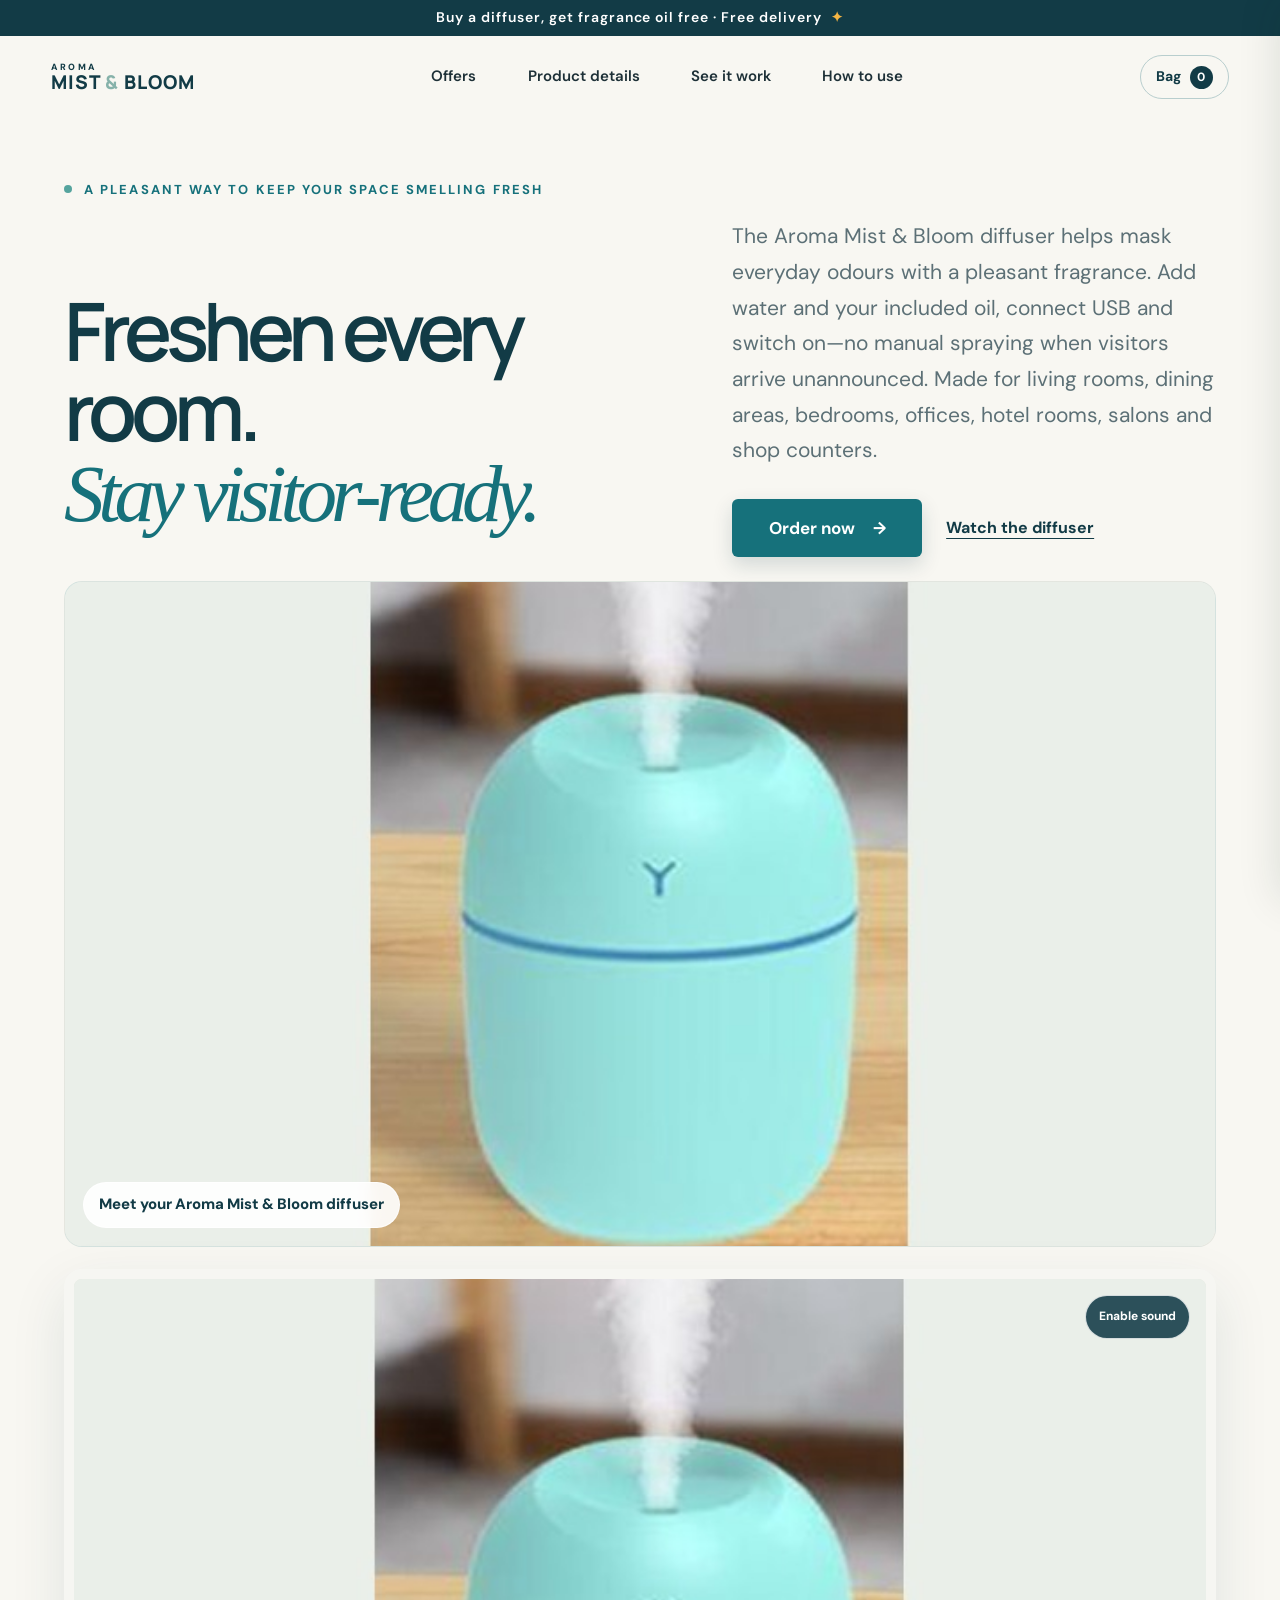
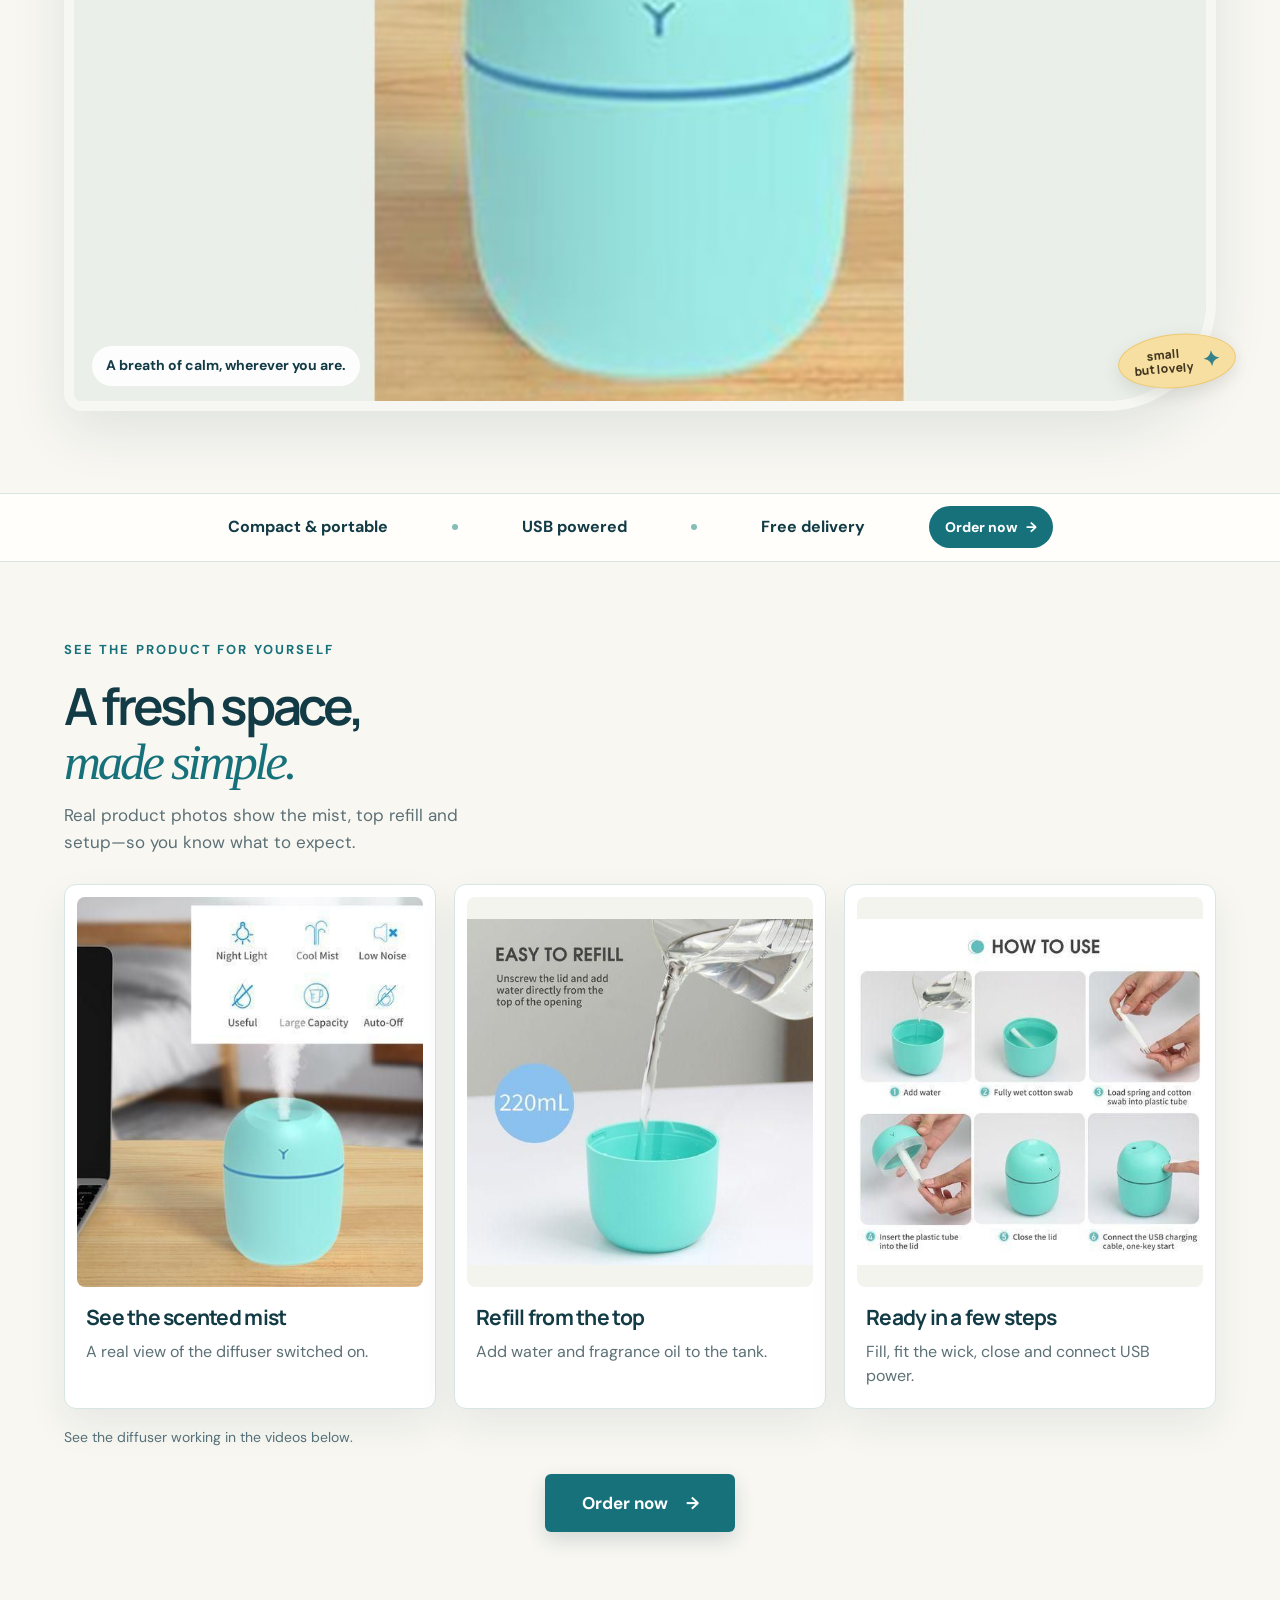
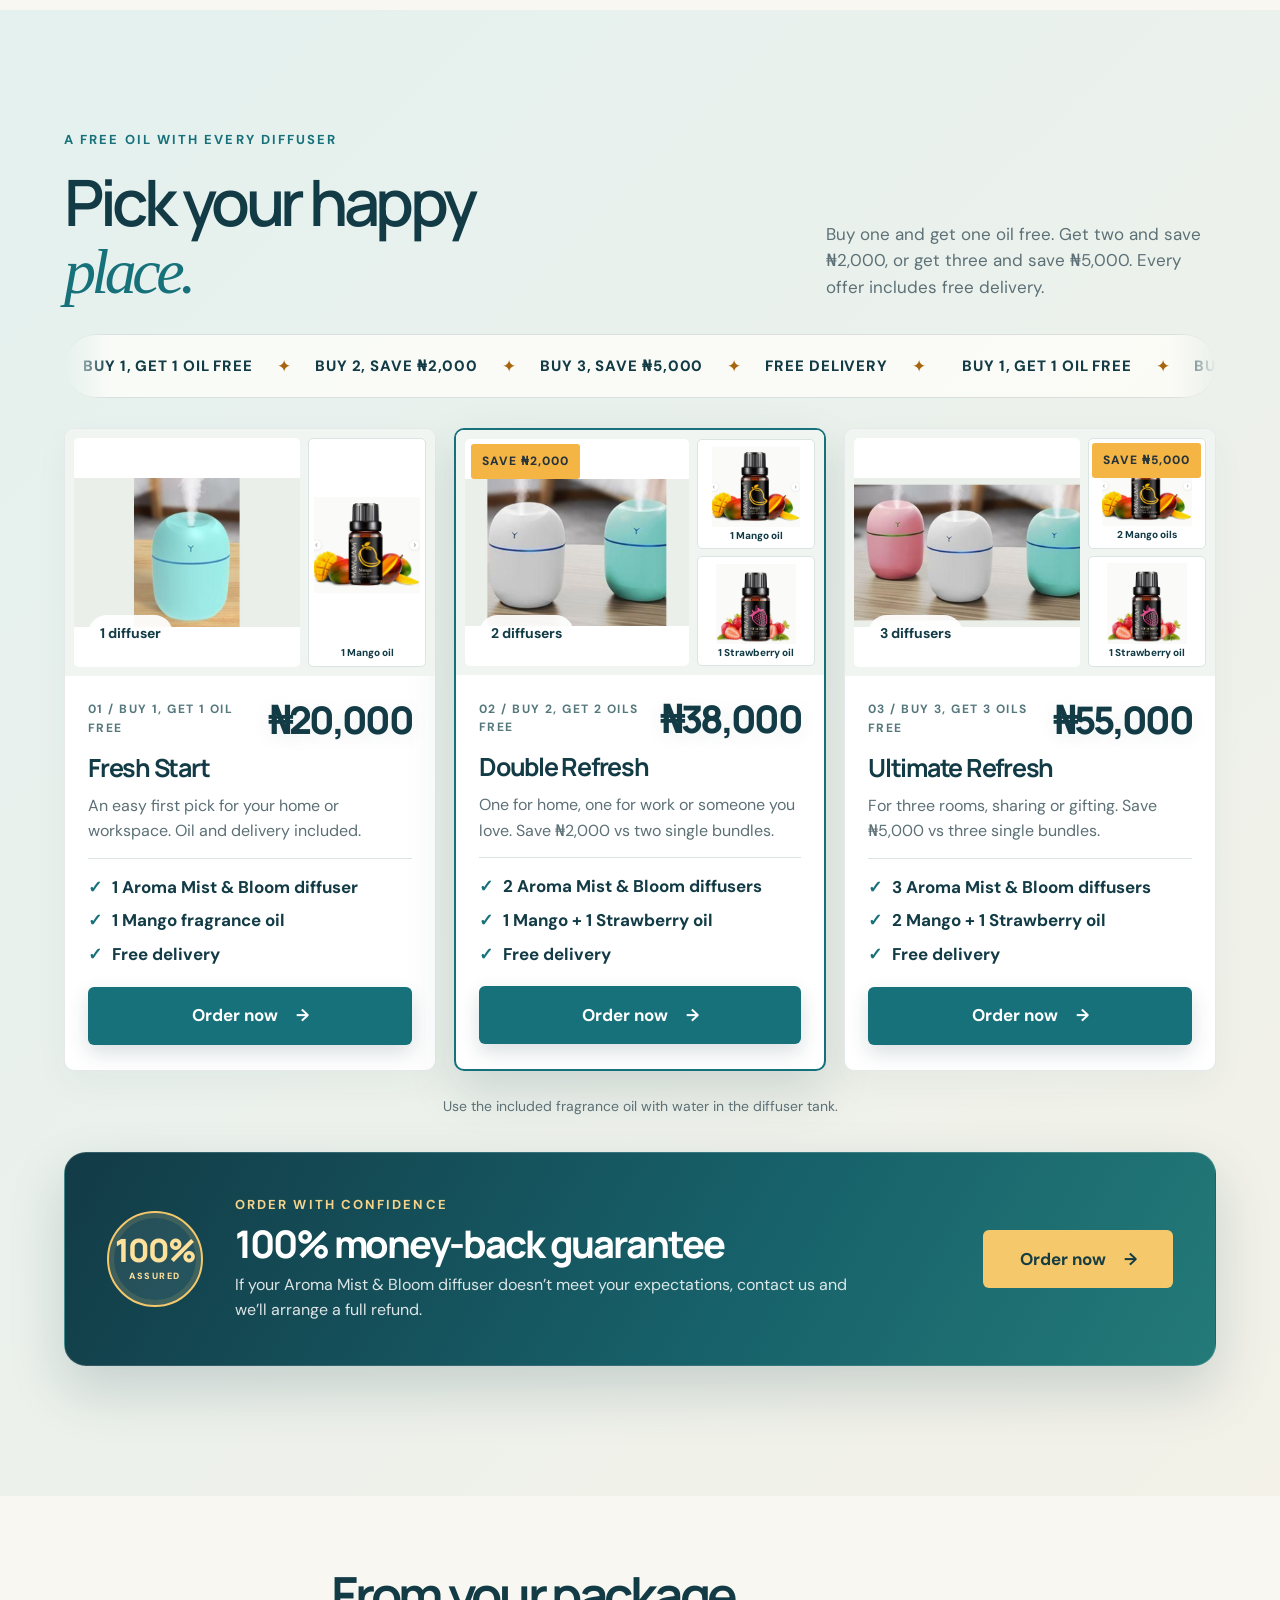
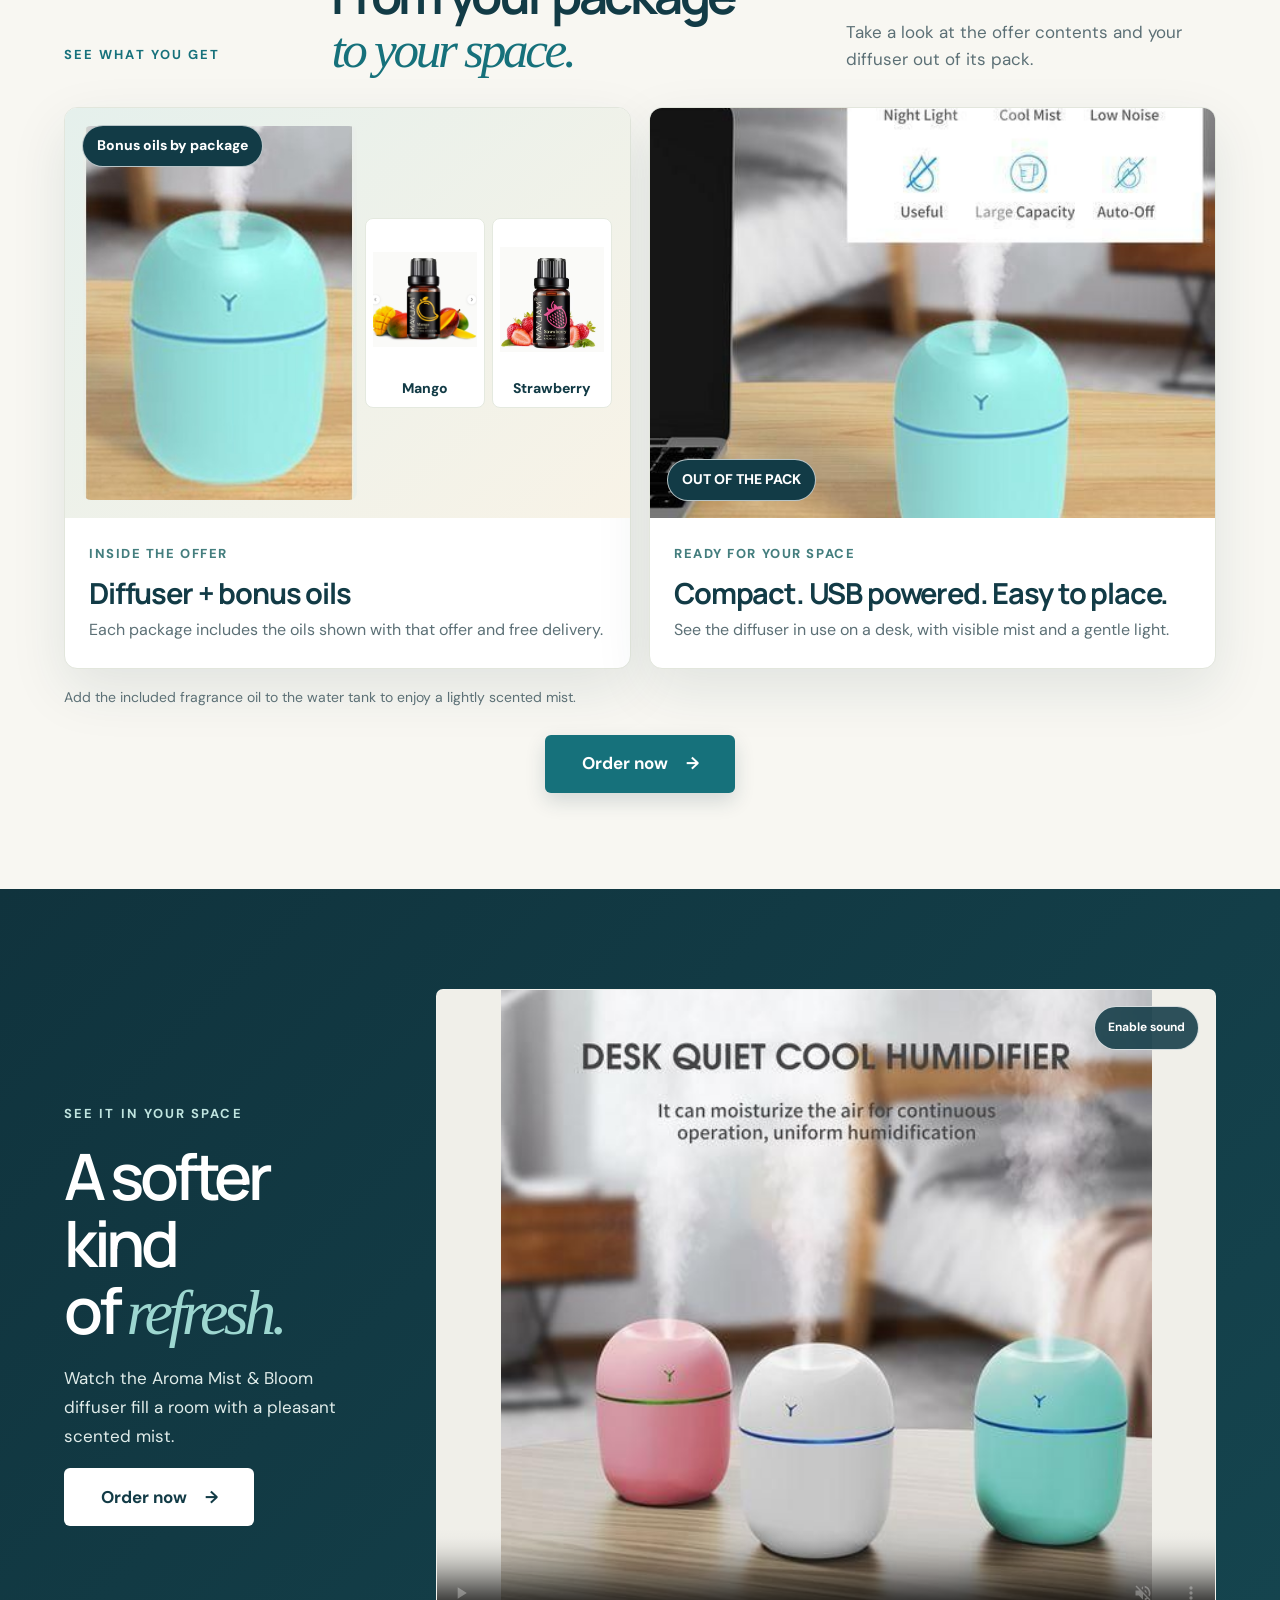
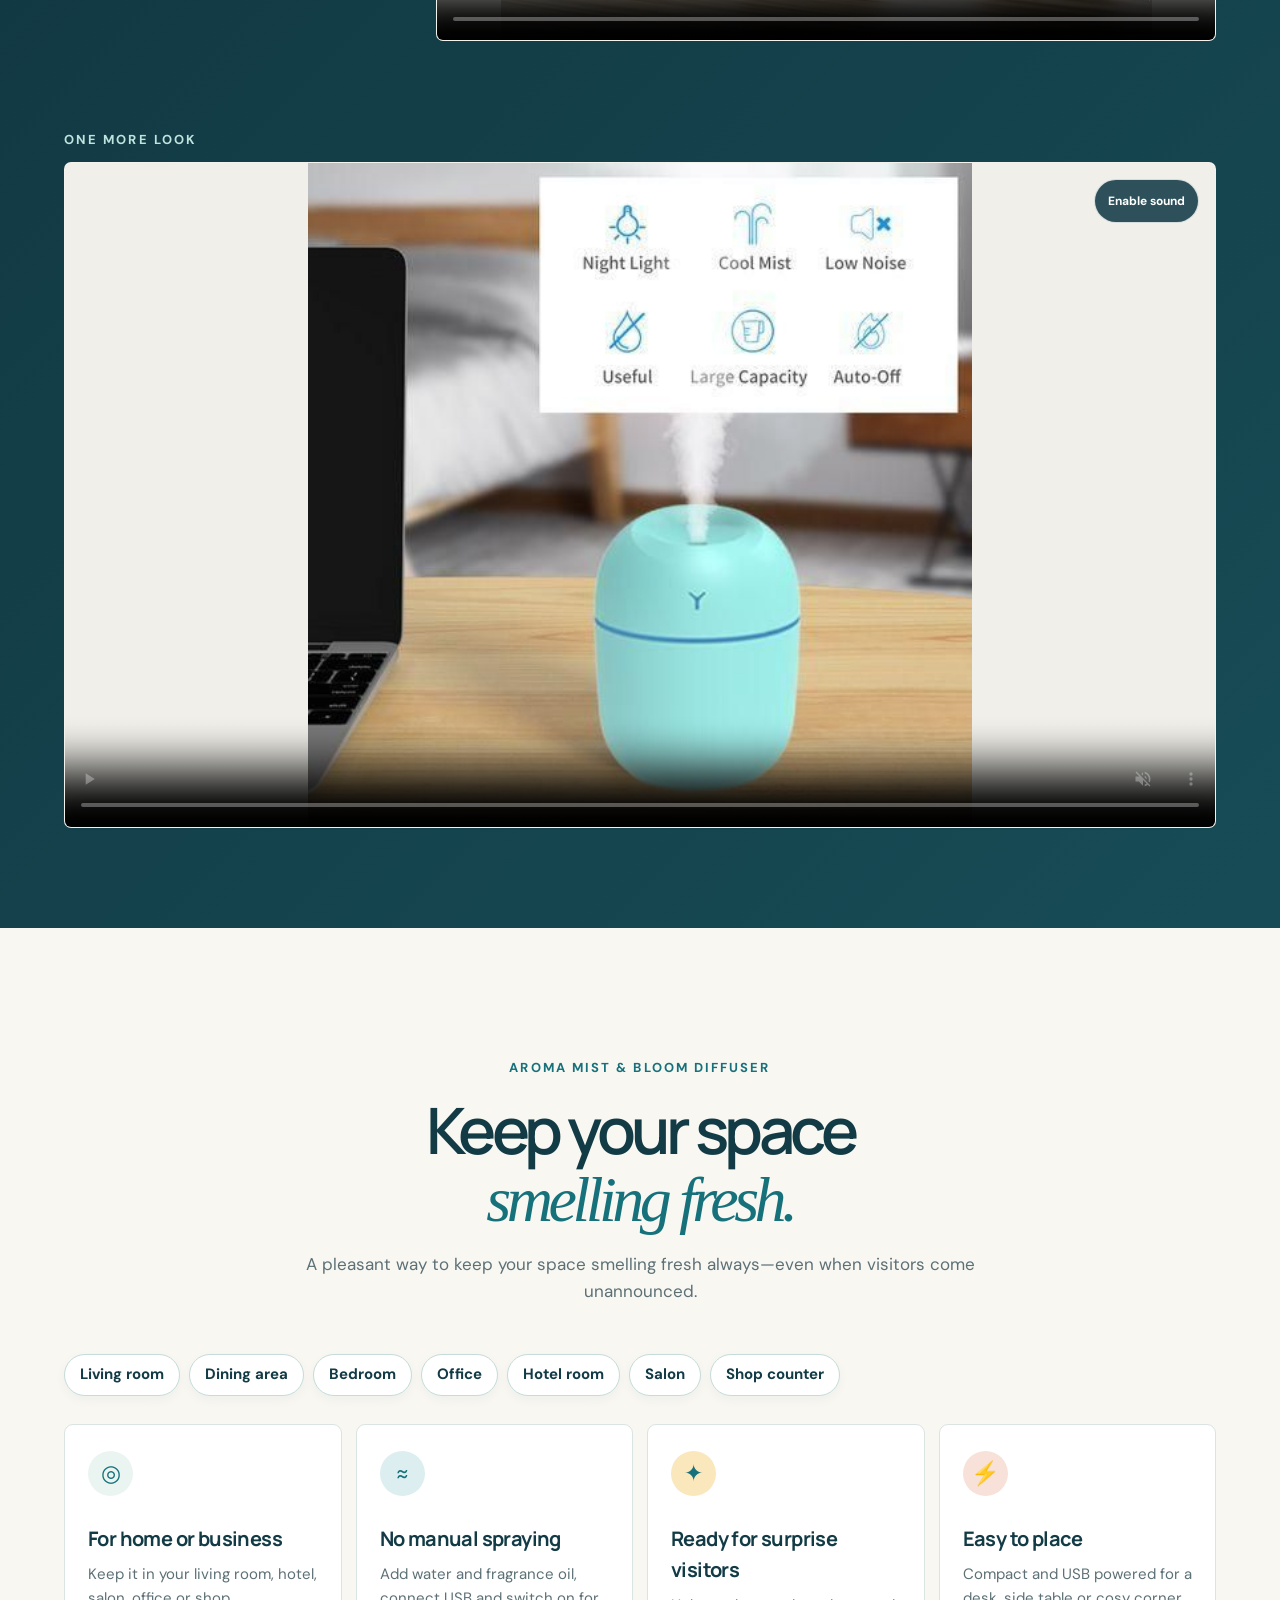
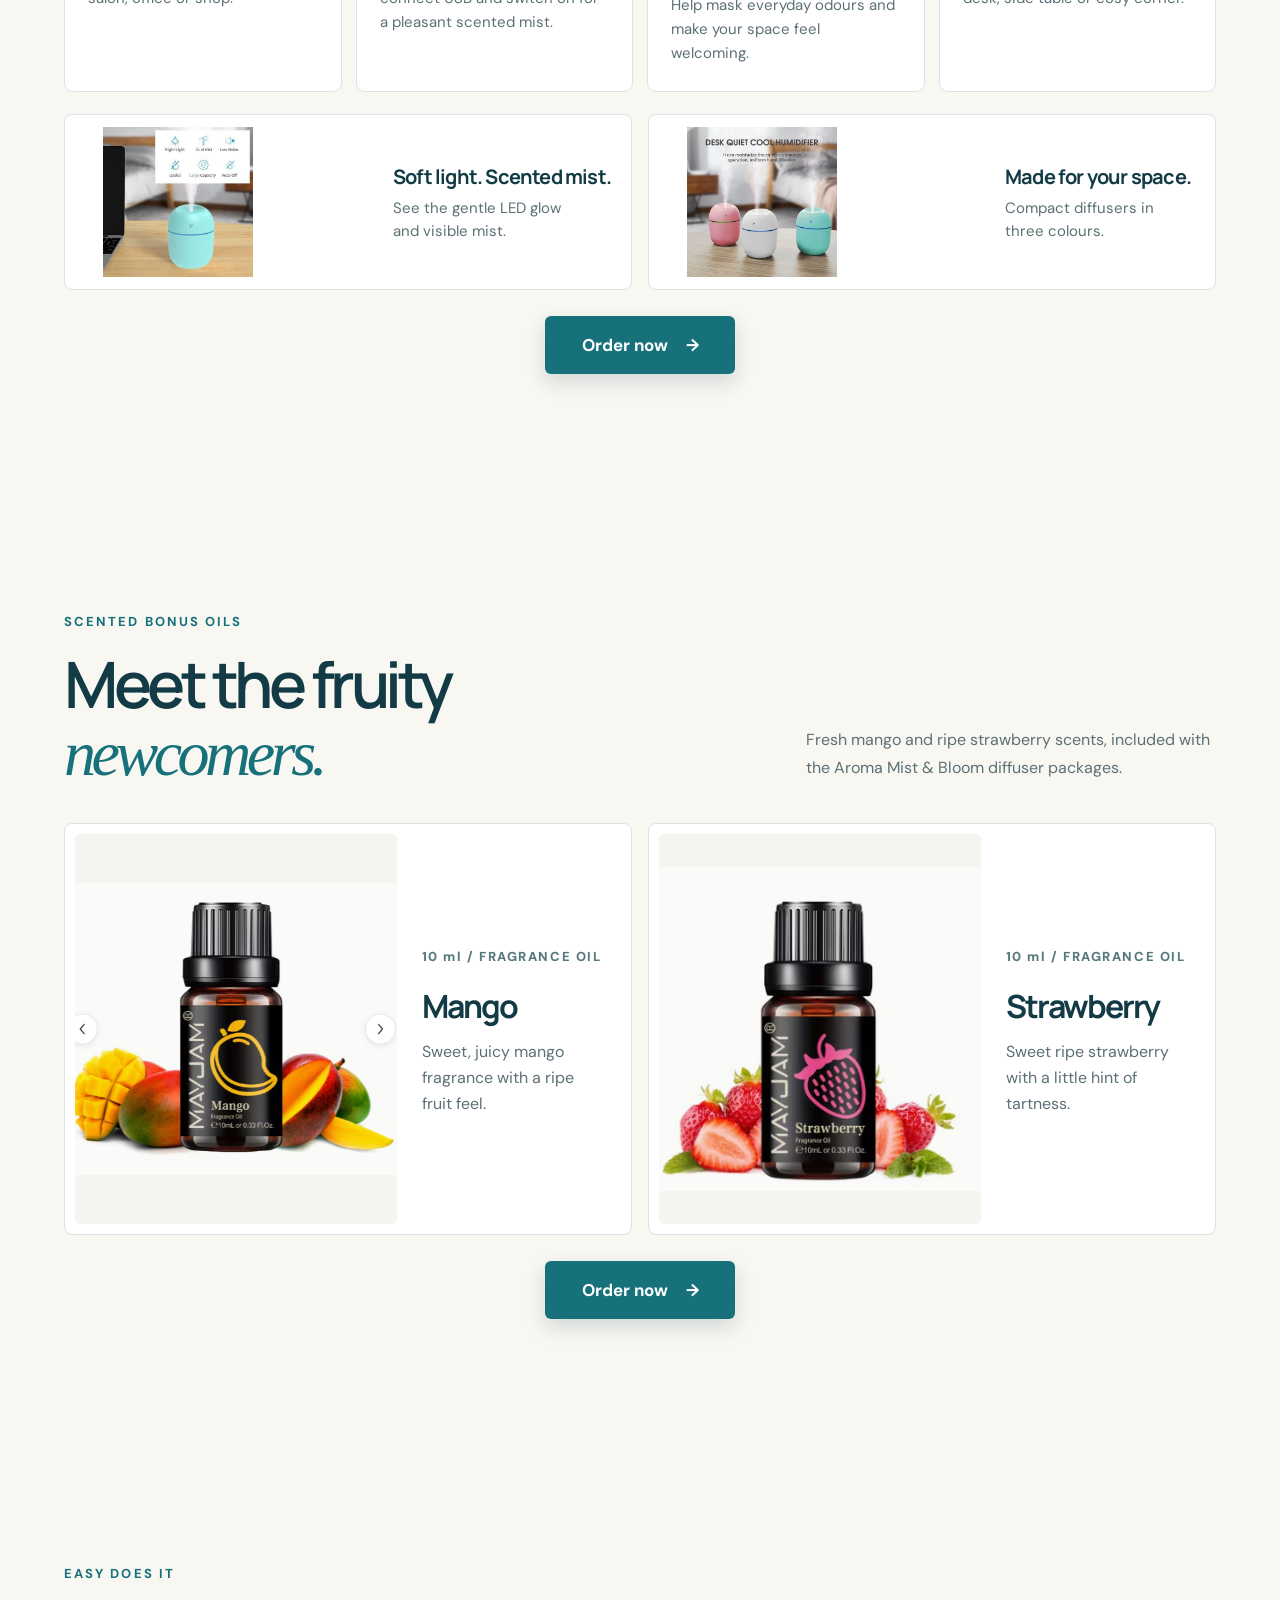
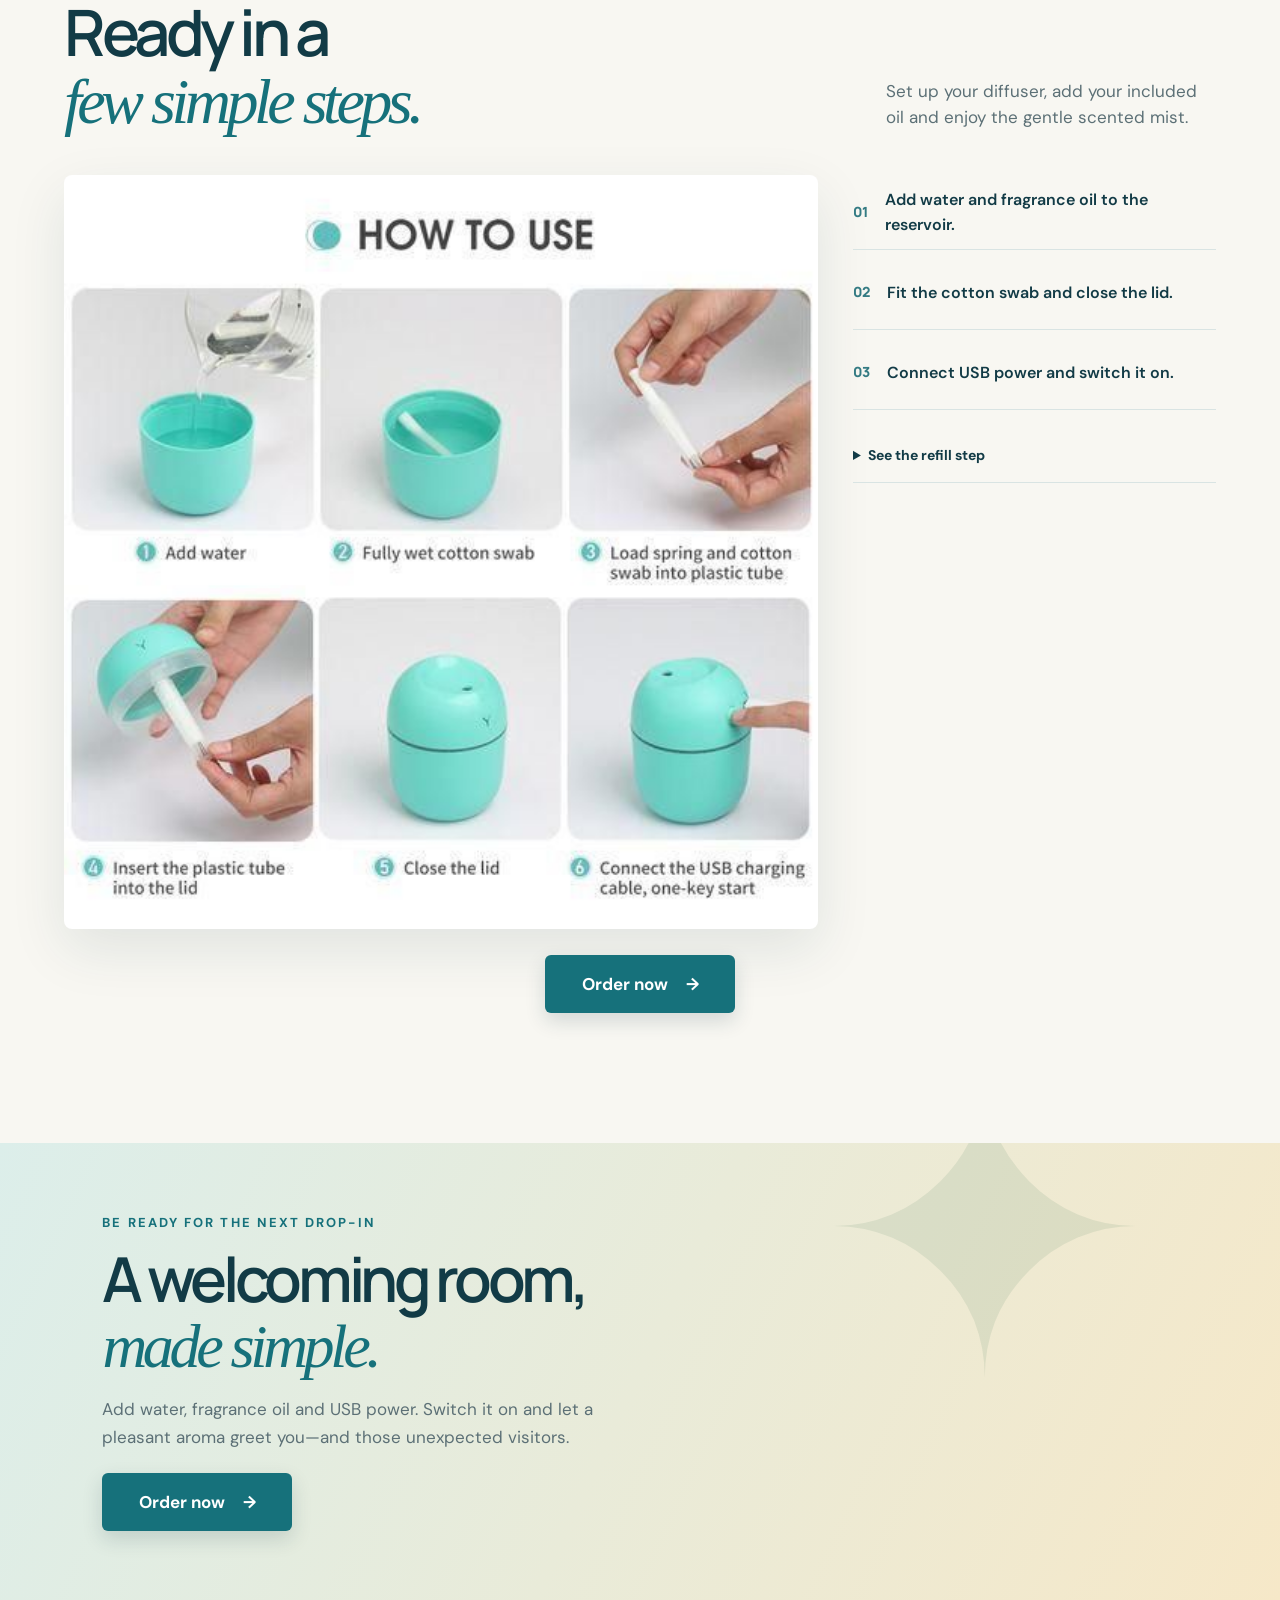
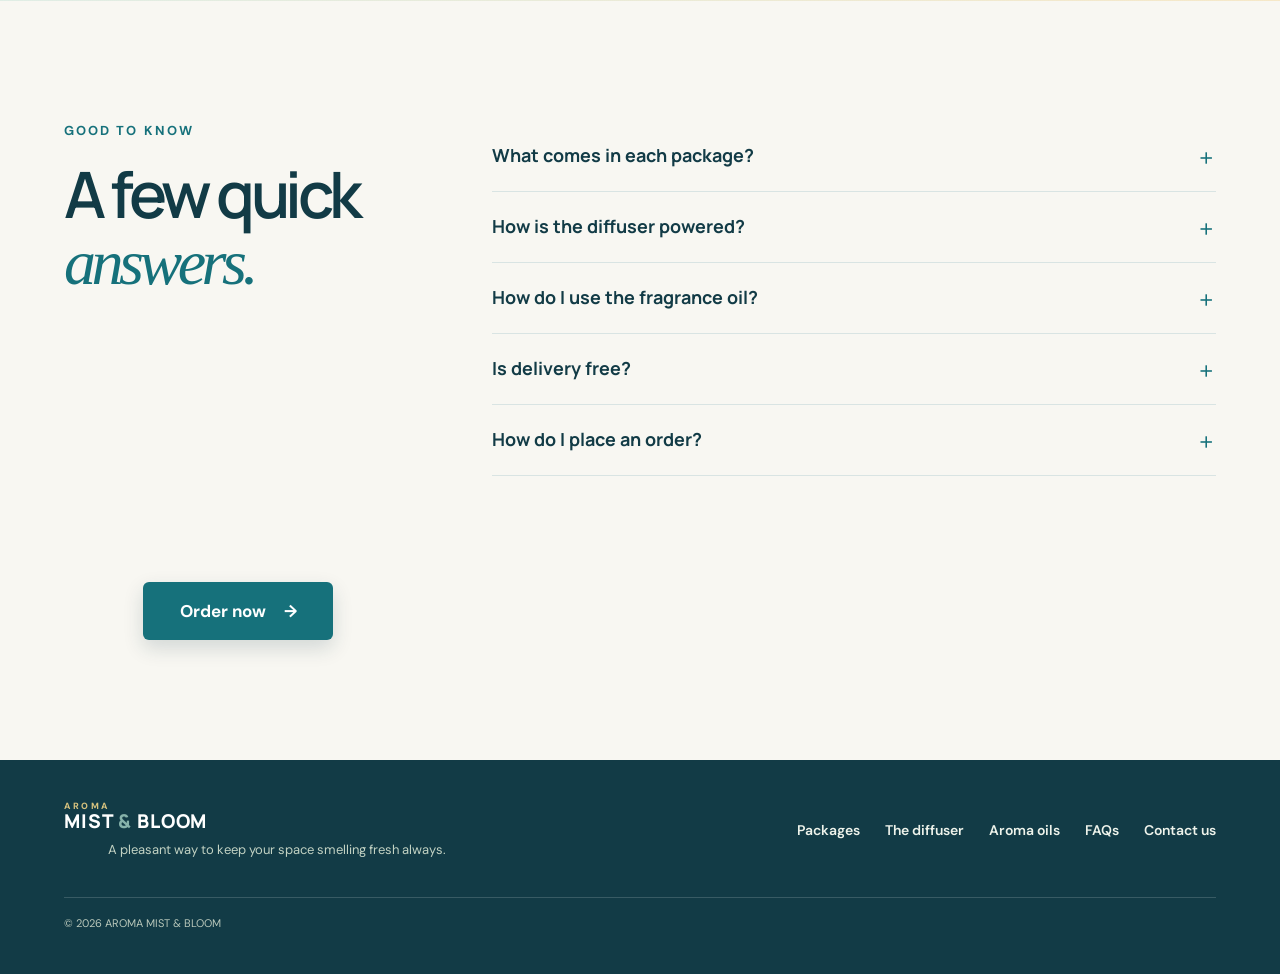
<file: index.html>
<!doctype html>
<html lang="en">
<head>
  <meta charset="utf-8">
  <meta name="viewport" content="width=device-width, initial-scale=1">
  <meta name="theme-color" content="#f7f5ed">
  <meta name="description" content="A pleasant way to keep your space smelling fresh always. Shop the Aroma Mist & Bloom diffuser with fragrance oils and free delivery.">
  <title>Aroma Mist &amp; Bloom Diffuser | Freshen Your Space</title>
  <link rel="preconnect" href="https://fonts.googleapis.com">
  <link rel="preconnect" href="https://fonts.gstatic.com" crossorigin>
  <link href="https://fonts.googleapis.com/css2?family=DM+Sans:wght@400;500;600;700&family=Manrope:wght@400;500;600;700;800&display=swap" rel="stylesheet">
  <link rel="stylesheet" href="style.css">
  <script src="script.js" defer></script>
</head>
<body>
  <div class="announcement">Buy a diffuser, get fragrance oil free · Free delivery <span aria-hidden="true">&#10022;</span></div>
  <header class="site-header">
      <a class="brand text-brand" href="#home" aria-label="Aroma Mist and Bloom home"><span class="brand-aroma">AROMA</span><span class="brand-name">MIST <i>&amp;</i> BLOOM</span></a>
    <nav class="main-nav" aria-label="Main navigation">
      <a href="#packages">Offers</a><a href="#proof">Product details</a><a href="#videos">See it work</a><a href="#how-to">How to use</a>
    </nav>
    <button class="bag-button" type="button" data-open-cart aria-label="Open your bag">Bag <span class="bag-count">0</span></button>
  </header>

  <main id="home">
    <section class="hero section-wrap">
      <div class="hero-copy">
        <p class="eyebrow"><span class="eyebrow-dot"></span> A PLEASANT WAY TO KEEP YOUR SPACE SMELLING FRESH</p>
        <h1>Freshen every room.<br><em>Stay visitor-ready.</em></h1>
        <p class="hero-lede">The Aroma Mist &amp; Bloom diffuser helps mask everyday odours with a pleasant fragrance. Add water and your included oil, connect USB and switch on—no manual spraying when visitors arrive unannounced. Made for living rooms, dining areas, bedrooms, offices, hotel rooms, salons and shop counters.</p>
        <div class="hero-actions"><a class="button button-dark section-order-now" href="#packages">Order now <span aria-hidden="true">&#8594;</span></a><a class="text-link" href="#videos">Watch the diffuser</a></div>
      </div>
      <div class="hero-media-wrap">
        <figure class="hero-product-photo"><img src="assets/products/package-one.jpg" alt="Aroma Mist &amp; Bloom diffuser producing a visible stream of scented mist" fetchpriority="high"><figcaption>Meet your Aroma Mist &amp; Bloom diffuser</figcaption></figure>
        <div class="video-frame hero-video-frame">
          <video class="hero-video" data-autoplay playsinline loop preload="metadata" poster="assets/products/package-one.jpg" aria-label="Aroma Mist and Bloom diffuser in use">
            <source src="assets/products/humidifier.mp4" type="video/mp4">
          </video>
          <button class="sound-toggle" type="button" aria-label="Enable video sound" hidden>Enable sound</button>
          <span class="video-caption">A breath of calm, wherever you are.</span>
        </div>
        <div class="hero-stamp"><span>small<br>but lovely</span><b aria-hidden="true">&#10022;</b></div>
      </div>
    </section>

    <section class="trust-strip" aria-label="Offer highlights"><span>Compact & portable</span><i></i><span>USB powered</span><i></i><span>Free delivery</span><a class="trust-order-now" href="#packages">Order now <span aria-hidden="true">&#8594;</span></a></section>

    <section class="customer-proof section-wrap" id="proof" aria-labelledby="proof-title">
      <div class="proof-heading"><p class="eyebrow">SEE THE PRODUCT FOR YOURSELF</p><h2 id="proof-title">A fresh space,<br><em>made simple.</em></h2><p>Real product photos show the mist, top refill and setup—so you know what to expect.</p></div>
      <div class="proof-grid">
        <figure class="proof-card product-proof-card"><img class="proof-product-image" src="assets/products/2.jpg" alt="Aroma Mist &amp; Bloom diffuser producing visible mist with a gentle night light" loading="lazy"><figcaption><strong>See the scented mist</strong><span>A real view of the diffuser switched on.</span></figcaption></figure>
        <figure class="proof-card product-proof-card"><img class="proof-product-image step-proof-image" src="assets/products/4.jpg" alt="Filling the diffuser through its top opening" loading="lazy"><figcaption><strong>Refill from the top</strong><span>Add water and fragrance oil to the tank.</span></figcaption></figure>
        <figure class="proof-card product-proof-card"><img class="proof-product-image step-proof-image" src="assets/products/7.jpg" alt="Step-by-step setup for the Aroma Mist &amp; Bloom diffuser" loading="lazy"><figcaption><strong>Ready in a few steps</strong><span>Fill, fit the wick, close and connect USB power.</span></figcaption></figure>
      </div>
      <p class="proof-note">See the diffuser working in the videos below.</p>
      <div class="section-cta"><a class="button button-dark section-order-now" href="#packages">Order now <span aria-hidden="true">&#8594;</span></a></div>
    </section>

    <section class="package-section" id="packages">
      <div class="section-wrap">
        <div class="package-heading"><div><p class="eyebrow">A FREE OIL WITH EVERY DIFFUSER</p><h2>Pick your happy<br><em>place.</em></h2></div><p>Buy one and get one oil free. Get two and save &#8358;2,000, or get three and save &#8358;5,000. Every offer includes free delivery.</p></div>
        <div class="offer-marquee" role="region" aria-label="Bundle offers: buy one and get one oil free; buy two and save 2,000 naira; buy three and save 5,000 naira; free delivery">
          <p class="sr-only">Buy 1 diffuser, get 1 fragrance oil free. Buy 2, save &#8358;2,000. Buy 3, save &#8358;5,000. Free delivery on all offers.</p>
          <div class="marquee-track" aria-hidden="true">
            <div class="marquee-group"><span>BUY 1, GET 1 OIL FREE</span><i>&#10022;</i><span>BUY 2, SAVE &#8358;2,000</span><i>&#10022;</i><span>BUY 3, SAVE &#8358;5,000</span><i>&#10022;</i><span>FREE DELIVERY</span><i>&#10022;</i></div>
            <div class="marquee-group"><span>BUY 1, GET 1 OIL FREE</span><i>&#10022;</i><span>BUY 2, SAVE &#8358;2,000</span><i>&#10022;</i><span>BUY 3, SAVE &#8358;5,000</span><i>&#10022;</i><span>FREE DELIVERY</span><i>&#10022;</i></div>
          </div>
        </div>
        <div class="package-grid">
          <article class="package-card">
            <div class="package-image bundle-visual bundle-fresh"><div class="humidifier-photo"><img src="assets/products/package-one.jpg" alt="One Aroma Mist & Bloom diffuser" loading="lazy"><span class="image-count">1 diffuser</span></div><div class="oil-extras"><figure class="oil-extra"><img src="assets/products/mango-oil-product.png" alt="Mango fragrance oil included in this package" loading="lazy"><figcaption>1 Mango oil</figcaption></figure></div></div>
            <div class="package-info"><div class="package-top"><span class="package-kicker">01 / BUY 1, GET 1 OIL FREE</span><span class="package-price">&#8358;20,000</span></div><h3>Fresh Start</h3><p>An easy first pick for your home or workspace. Oil and delivery included.</p><ul class="included-list"><li>1 Aroma Mist &amp; Bloom diffuser</li><li>1 Mango fragrance oil</li><li>Free delivery</li></ul><button class="button button-dark order-now" type="button" data-order="fresh">Order now <span aria-hidden="true">&#8594;</span></button></div>
          </article>
          <article class="package-card package-featured">
            <div class="package-image bundle-visual bundle-double"><div class="humidifier-photo"><img src="assets/products/package-two.jpg" alt="Two Aroma Mist & Bloom diffusers" loading="lazy"><span class="image-count">2 diffusers</span></div><div class="oil-extras"><figure class="oil-extra"><img src="assets/products/mango-oil-product.png" alt="Mango fragrance oil" loading="lazy"><figcaption>1 Mango oil</figcaption></figure><figure class="oil-extra"><img src="assets/products/strawberry-oil-product.png" alt="Strawberry fragrance oil" loading="lazy"><figcaption>1 Strawberry oil</figcaption></figure></div><span class="popular-label">SAVE &#8358;2,000</span></div>
            <div class="package-info"><div class="package-top"><span class="package-kicker">02 / BUY 2, GET 2 OILS FREE</span><span class="package-price">&#8358;38,000</span></div><h3>Double Refresh</h3><p>One for home, one for work or someone you love. Save &#8358;2,000 vs two single bundles.</p><ul class="included-list"><li>2 Aroma Mist &amp; Bloom diffusers</li><li>1 Mango + 1 Strawberry oil</li><li>Free delivery</li></ul><button class="button button-dark order-now" type="button" data-order="double">Order now <span aria-hidden="true">&#8594;</span></button></div>
          </article>
          <article class="package-card">
            <div class="package-image bundle-visual bundle-ultimate"><div class="humidifier-photo"><img src="assets/products/package-three.jpg" alt="Three Aroma Mist & Bloom diffusers" loading="lazy"><span class="image-count">3 diffusers</span></div><div class="oil-extras"><figure class="oil-extra"><img src="assets/products/mango-oil-product.png" alt="Mango fragrance oil" loading="lazy"><figcaption>2 Mango oils</figcaption></figure><figure class="oil-extra"><img src="assets/products/strawberry-oil-product.png" alt="Strawberry fragrance oil" loading="lazy"><figcaption>1 Strawberry oil</figcaption></figure></div><span class="popular-label">SAVE &#8358;5,000</span></div>
            <div class="package-info"><div class="package-top"><span class="package-kicker">03 / BUY 3, GET 3 OILS FREE</span><span class="package-price">&#8358;55,000</span></div><h3>Ultimate Refresh</h3><p>For three rooms, sharing or gifting. Save &#8358;5,000 vs three single bundles.</p><ul class="included-list"><li>3 Aroma Mist &amp; Bloom diffusers</li><li>2 Mango + 1 Strawberry oil</li><li>Free delivery</li></ul><button class="button button-dark order-now" type="button" data-order="ultimate">Order now <span aria-hidden="true">&#8594;</span></button></div>
          </article>
        </div>
        <p class="package-footnote">Use the included fragrance oil with water in the diffuser tank.</p>
        <aside class="guarantee-banner" aria-label="100 percent money-back guarantee">
          <div class="guarantee-seal" aria-hidden="true"><span>100%</span><small>ASSURED</small></div>
          <div class="guarantee-copy"><p class="eyebrow">ORDER WITH CONFIDENCE</p><h2>100% money-back guarantee</h2><p>If your Aroma Mist &amp; Bloom diffuser doesn’t meet your expectations, contact us and we’ll arrange a full refund.</p></div>
          <a class="button button-dark section-order-now" href="#packages">Order now <span aria-hidden="true">&#8594;</span></a>
        </aside>
      </div>
    </section>

    <section class="unboxing-section section-wrap" id="whats-included" aria-labelledby="unboxing-title">
      <div class="unboxing-heading"><p class="eyebrow">SEE WHAT YOU GET</p><h2 id="unboxing-title">From your package<br><em>to your space.</em></h2><p>Take a look at the offer contents and your diffuser out of its pack.</p></div>
      <div class="unboxing-grid">
        <article class="unboxing-card contents-card"><div class="unboxing-image contents-visual"><img class="contents-humidifier" src="assets/products/package-one.jpg" alt="Aroma Mist & Bloom diffuser included in the offer" loading="lazy"><div class="contents-oils"><figure><img src="assets/products/mango-oil-product.png" alt="Mango fragrance oil included with one-unit package" loading="lazy"><figcaption>Mango</figcaption></figure><figure><img src="assets/products/strawberry-oil-product.png" alt="Strawberry fragrance oil included in multi-unit packages" loading="lazy"><figcaption>Strawberry</figcaption></figure></div><span class="contents-badge">Bonus oils by package</span></div><div class="unboxing-copy"><span class="unboxing-label">INSIDE THE OFFER</span><h3>Diffuser + bonus oils</h3><p>Each package includes the oils shown with that offer and free delivery.</p></div></article>
        <article class="unboxing-card outside-card"><div class="unboxing-image"><img src="assets/products/2.jpg" alt="Aroma Mist & Bloom diffuser outside its package, producing scented mist" loading="lazy"><span class="outside-badge">OUT OF THE PACK</span></div><div class="unboxing-copy"><span class="unboxing-label">READY FOR YOUR SPACE</span><h3>Compact. USB powered. Easy to place.</h3><p>See the diffuser in use on a desk, with visible mist and a gentle light.</p></div></article>
      </div>
      <p class="unboxing-note">Add the included fragrance oil to the water tank to enjoy a lightly scented mist.</p>
      <div class="section-cta"><a class="button button-dark section-order-now" href="#packages">Order now <span aria-hidden="true">&#8594;</span></a></div>
    </section>

    <section class="video-section" id="videos">
      <div class="section-wrap video-section-inner"><div class="video-section-copy"><p class="eyebrow">SEE IT IN YOUR SPACE</p><h2>A softer kind<br>of <em>refresh.</em></h2><p>Watch the Aroma Mist &amp; Bloom diffuser fill a room with a pleasant scented mist.</p><a class="button button-light section-order-now" href="#packages">Order now <span aria-hidden="true">&#8594;</span></a></div><div class="video-frame demo-frame"><video data-autoplay playsinline controls preload="metadata" poster="assets/products/5.jpg" aria-label="Aroma Mist and Bloom diffuser demonstration"><source src="assets/products/humid2.mp4" type="video/mp4"></video><button class="sound-toggle" type="button" aria-label="Enable video sound" hidden>Enable sound</button></div>
        <div class="video-extra"><p class="eyebrow">ONE MORE LOOK</p><div class="video-frame extra-demo-frame"><video data-autoplay playsinline controls preload="metadata" poster="assets/products/2.jpg" aria-label="Another view of the Aroma Mist and Bloom diffuser"><source src="assets/products/humid3.mp4" type="video/mp4"></video><button class="sound-toggle" type="button" aria-label="Enable video sound" hidden>Enable sound</button></div></div>
      </div>
    </section>

    <section class="section section-wrap benefits-section" id="features">
      <div class="section-heading"><p class="eyebrow">AROMA MIST &amp; BLOOM DIFFUSER</p><h2>Keep your space<br><em>smelling fresh.</em></h2><p>A pleasant way to keep your space smelling fresh always—even when visitors come unannounced.</p></div>
      <div class="room-chips" aria-label="Made for living rooms, dining areas, bedrooms, offices, hotel rooms, salons and shop counters"><span>Living room</span><span>Dining area</span><span>Bedroom</span><span>Office</span><span>Hotel room</span><span>Salon</span><span>Shop counter</span></div>
      <div class="benefit-grid">
        <article class="benefit-card"><span class="feature-icon" aria-hidden="true">&#9678;</span><h3>For home or business</h3><p>Keep it in your living room, hotel, salon, office or shop.</p></article>
        <article class="benefit-card"><span class="feature-icon mist-icon" aria-hidden="true">&#8776;</span><h3>No manual spraying</h3><p>Add water and fragrance oil, connect USB and switch on for a pleasant scented mist.</p></article>
        <article class="benefit-card"><span class="feature-icon" aria-hidden="true">&#10022;</span><h3>Ready for surprise visitors</h3><p>Help mask everyday odours and make your space feel welcoming.</p></article>
        <article class="benefit-card"><span class="feature-icon" aria-hidden="true">&#9889;</span><h3>Easy to place</h3><p>Compact and USB powered for a desk, side table or cosy corner.</p></article>
      </div>
      <div class="feature-photo-grid">
        <figure class="feature-photo-card"><img src="assets/products/2.jpg" alt="Aroma Mist & Bloom diffuser with night light and visible scented mist" loading="lazy"><figcaption><strong>Soft light. Scented mist.</strong><span>See the gentle LED glow and visible mist.</span></figcaption></figure>
        <figure class="feature-photo-card"><img src="assets/products/5.jpg" alt="Three diffusers in different colours producing mist" loading="lazy"><figcaption><strong>Made for your space.</strong><span>Compact diffusers in three colours.</span></figcaption></figure>
      </div>
      <div class="section-cta"><a class="button button-dark section-order-now" href="#packages">Order now <span aria-hidden="true">&#8594;</span></a></div>
    </section>

    <section class="fragrance-section section-wrap" id="oils">
      <div class="fragrance-heading"><div><p class="eyebrow">SCENTED BONUS OILS</p><h2>Meet the fruity<br><em>newcomers.</em></h2></div><p>Fresh mango and ripe strawberry scents, included with the Aroma Mist &amp; Bloom diffuser packages.</p></div>
      <div class="fragrance-grid">
        <article class="fragrance-card"><div class="fragrance-photo"><img src="assets/products/mango-oil-product.png" alt="Mango fragrance oil bottle with fresh mango" loading="lazy"></div><div class="fragrance-copy"><span>10 ml / FRAGRANCE OIL</span><h3>Mango</h3><p>Sweet, juicy mango fragrance with a ripe fruit feel.</p></div></article>
        <article class="fragrance-card"><div class="fragrance-photo"><img src="assets/products/strawberry-oil-product.png" alt="Strawberry fragrance oil bottle with fresh strawberries" loading="lazy"></div><div class="fragrance-copy"><span>10 ml / FRAGRANCE OIL</span><h3>Strawberry</h3><p>Sweet ripe strawberry with a little hint of tartness.</p></div></article>
      </div>
      <div class="section-cta"><a class="button button-dark section-order-now" href="#packages">Order now <span aria-hidden="true">&#8594;</span></a></div>
    </section>

    <section class="how-section section-wrap" id="how-to">
      <div class="how-heading"><p class="eyebrow">EASY DOES IT</p><h2>Ready in a<br><em>few simple steps.</em></h2><p>Set up your diffuser, add your included oil and enjoy the gentle scented mist.</p></div>
      <div class="how-content"><img src="assets/products/7.jpg" alt="Illustrated steps for filling and setting up the Aroma Mist & Bloom diffuser" loading="lazy"><div class="how-notes"><div><span>01</span><p>Add water and fragrance oil to the reservoir.</p></div><div><span>02</span><p>Fit the cotton swab and close the lid.</p></div><div><span>03</span><p>Connect USB power and switch it on.</p></div><details><summary>See the refill step</summary><img src="assets/products/4.jpg" alt="Pouring water into the diffuser reservoir" loading="lazy"></details></div></div>
      <div class="section-cta"><a class="button button-dark section-order-now" href="#packages">Order now <span aria-hidden="true">&#8594;</span></a></div>
    </section>

    <section class="last-call"><div><p class="eyebrow">BE READY FOR THE NEXT DROP-IN</p><h2>A welcoming room,<br><em>made simple.</em></h2><p class="last-call-copy">Add water, fragrance oil and USB power. Switch it on and let a pleasant aroma greet you—and those unexpected visitors.</p><a class="button button-dark section-order-now" href="#packages">Order now <span aria-hidden="true">&#8594;</span></a></div><span class="last-call-flower" aria-hidden="true">&#10022;</span></section>

    <section class="faq-section section-wrap" id="faq"><div class="faq-heading"><p class="eyebrow">GOOD TO KNOW</p><h2>A few quick<br><em>answers.</em></h2></div><div class="faq-list">
      <details><summary>What comes in each package?</summary><p>Each package includes the number of Aroma Mist &amp; Bloom diffusers and fragrance oils listed with that offer.</p></details>
      <details><summary>How is the diffuser powered?</summary><p>The diffuser is USB powered. Use a compatible USB power source.</p></details>
      <details><summary>How do I use the fragrance oil?</summary><p>Add water and the included fragrance oil to the tank, then connect USB power and switch on. Use the amount recommended on the oil bottle.</p></details>
      <details><summary>Is delivery free?</summary><p>Yes. Delivery is free for these packages. We will contact you to confirm your address and delivery arrangements.</p></details>
      <details><summary>How do I place an order?</summary><p>Choose a package, fill in the order form and submit. Your details are sent to MIST &amp; BLOOM directly from the page—no email app needed.</p></details>
    </div><div class="section-cta"><a class="button button-dark section-order-now" href="#packages">Order now <span aria-hidden="true">&#8594;</span></a></div></section>
  </main>

  <footer class="site-footer"><a class="brand text-brand footer-brand" href="#home" aria-label="Aroma Mist and Bloom home"><span class="brand-aroma">AROMA</span><span class="brand-name">MIST <i>&amp;</i> BLOOM</span></a><p>A pleasant way to keep your space smelling fresh always.</p><div class="footer-links"><a href="#packages">Packages</a><a href="#features">The diffuser</a><a href="#oils">Aroma oils</a><a href="#faq">FAQs</a><a href="mailto:abolarinwaibraheem@gmail.com">Contact us</a></div><small>&copy; <span id="year"></span> AROMA MIST &amp; BLOOM</small></footer>

  <div class="drawer-backdrop" data-close-cart hidden></div>
  <aside class="cart-drawer" aria-labelledby="cart-title" aria-hidden="true">
    <div class="drawer-head"><div><p class="eyebrow">YOUR PICKS</p><h2 id="cart-title">Your bag</h2></div><button class="icon-button" type="button" data-close-cart aria-label="Close bag">&#10005;</button></div>
    <div class="cart-items" aria-live="polite"></div>
    <div class="empty-cart"><p>Your bag is ready for a little refresh.</p><a href="#packages" class="text-link" data-close-cart>Explore packages <span aria-hidden="true">&#8594;</span></a></div>
    <div class="cart-bottom"><div class="cart-total"><span>Subtotal</span><strong class="cart-subtotal">&#8358;0</strong></div><p>Free delivery on all packages.</p><button class="button button-dark checkout-button" type="button">Continue to order <span aria-hidden="true">&#8594;</span></button></div>
  </aside>

  <dialog class="checkout-dialog" aria-labelledby="checkout-title"><button class="icon-button dialog-close" type="button" data-close-checkout aria-label="Close order form">&#10005;</button>
    <div class="checkout-intro"><p class="eyebrow">JUST A FEW DETAILS</p><h2 id="checkout-title">Let's get it<br><em>to your door.</em></h2><p class="checkout-summary">Your selected packages will appear here.</p><p class="free-delivery-note">Free delivery</p></div>
    <form class="order-form">
      <aside class="order-serious-notice" aria-label="Please order only if you are ready to buy"><strong>Ready to place a real order?</strong><span>Please fill in this form only if you’re ready to receive your package. This helps us avoid failed deliveries.</span></aside>
      <div class="form-grid">
        <label>Full name<input name="name" autocomplete="name" required></label>
        <label>WhatsApp number<input name="whatsapp" type="tel" autocomplete="tel" inputmode="tel" required></label>
        <label>Alternative call number<input name="phone" type="tel" inputmode="tel" required></label>
        <label>State<input name="state" autocomplete="address-level1" required></label>
        <label class="full-field">Full delivery address<textarea name="address" rows="3" autocomplete="street-address" required></textarea></label>
        <label class="full-field">Preferred receiving date<select name="date" required><option value="">Choose a date</option></select></label>
      </div>
      <p class="form-note">Your date is a request. We'll contact you to confirm delivery arrangements.</p>
      <p class="form-error" role="alert"></p>
      <button class="button button-dark submit-order" type="submit">Submit order request <span aria-hidden="true">&#8594;</span></button>
      <p class="mail-note">No email app needed. FormSubmit sends your order details to MIST &amp; BLOOM and temporarily stores submissions for up to 30 days.</p>
    </form>
    <div class="order-ready" hidden><span class="ready-mark" aria-hidden="true">&#10003;</span><h2 tabindex="-1">Order request sent!</h2><p>Your details have been sent to Aroma Mist &amp; Bloom. We’ll contact you to confirm your order and delivery.</p><button class="button button-dark" type="button" data-close-checkout>Back to the store</button></div>
  </dialog>
</body>
</html>
</file>
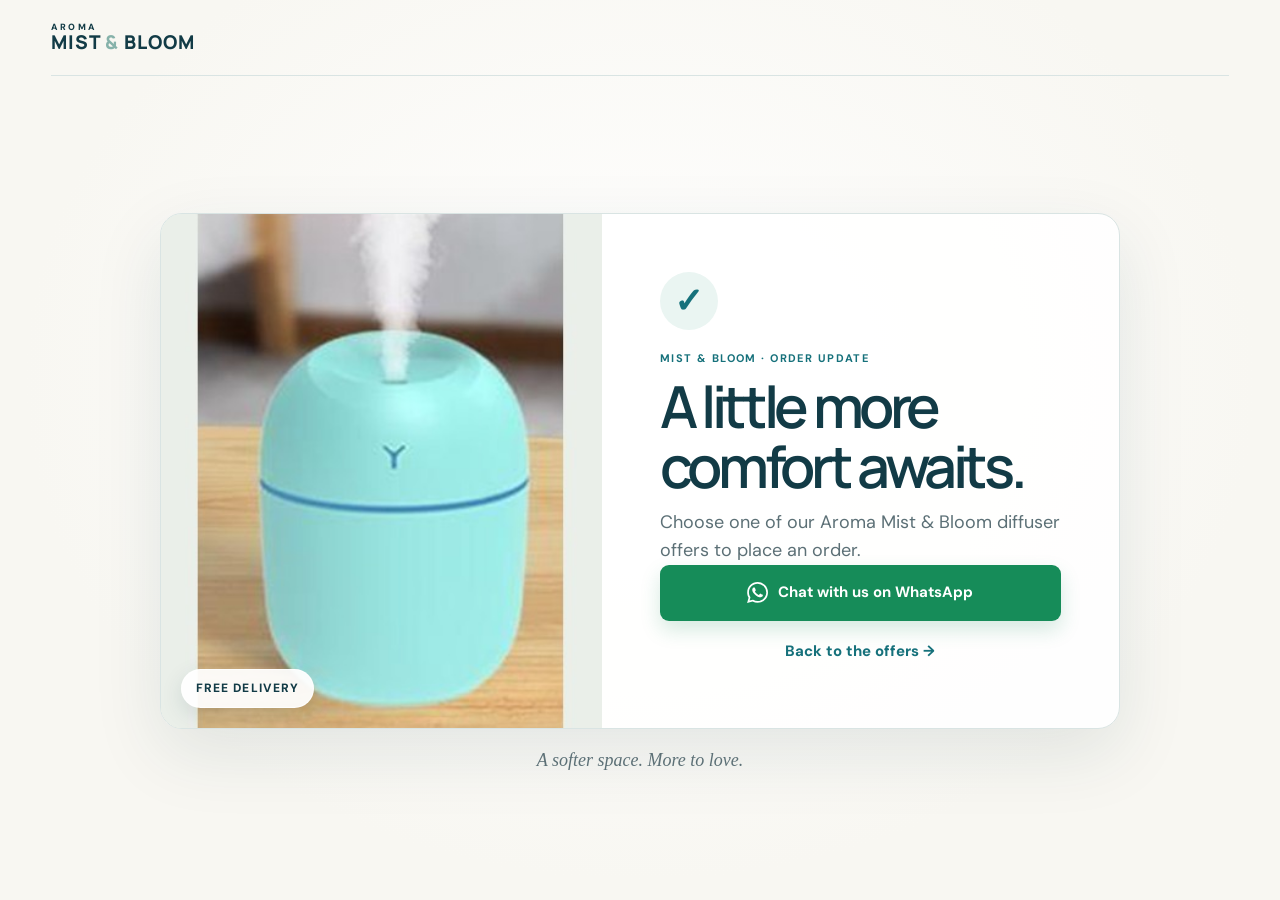
<file: thank-you.html>
<!doctype html>
<html lang="en">
<head>
  <meta charset="utf-8">
  <meta name="viewport" content="width=device-width, initial-scale=1">
  <meta name="theme-color" content="#f7f5ed">
  <meta name="robots" content="noindex,follow">
  <title>Thank You | MIST &amp; BLOOM</title>
  <link rel="preconnect" href="https://fonts.googleapis.com">
  <link rel="preconnect" href="https://fonts.gstatic.com" crossorigin>
  <link href="https://fonts.googleapis.com/css2?family=DM+Sans:wght@400;500;600;700&family=Manrope:wght@400;500;600;700;800&display=swap" rel="stylesheet">
  <link rel="stylesheet" href="style.css">
  <script src="thank-you.js" defer></script>
</head>
<body class="thank-you-page">
  <header class="site-header thank-you-header">
    <a class="brand text-brand" href="index.html" aria-label="Mist and Bloom home"><span class="brand-aroma">AROMA</span><span class="brand-name">MIST <i>&amp;</i> BLOOM</span></a>
  </header>
  <main class="thank-you-main">
    <section class="thank-you-card" aria-labelledby="thank-you-title">
      <div class="thank-you-visual"><img src="assets/products/package-one.jpg" alt="Aroma Mist &amp; Bloom diffuser producing a pleasant scented mist"><span class="thank-you-free-delivery">FREE DELIVERY</span></div>
      <div class="thank-you-content">
        <div class="thank-you-mark" aria-hidden="true">&#10003;</div>
        <p class="eyebrow">MIST &amp; BLOOM · ORDER UPDATE</p>
        <h1 id="thank-you-title">Thank you!</h1>
        <p class="thank-you-message" id="thank-you-message">Your order request is being confirmed.</p>
        <div class="thank-you-reference" id="thank-you-reference" hidden><span>Order reference</span><strong id="order-reference"></strong></div>
        <p class="thank-you-delivery">We’ll contact you to confirm your order and delivery details.</p>
        <div class="thank-you-actions">
          <a class="button thank-you-whatsapp" id="thank-you-whatsapp" href="https://wa.me/2348088160543?text=Hello%20MIST%20%26%20BLOOM%2C%20I%20have%20a%20question%20about%20my%20order." target="_blank" rel="noopener noreferrer">
            <svg aria-hidden="true" viewBox="0 0 24 24"><path d="M20.52 3.48A11.82 11.82 0 0 0 12.1 0C5.55 0 .22 5.33.22 11.9c0 2.1.55 4.15 1.6 5.96L.12 24l6.3-1.65a11.88 11.88 0 0 0 5.68 1.44h.01c6.55 0 11.88-5.33 11.88-11.9 0-3.17-1.23-6.15-3.47-8.41ZM12.1 21.77a9.9 9.9 0 0 1-5.04-1.38l-.36-.21-3.74.98 1-3.64-.24-.38a9.84 9.84 0 0 1-1.52-5.24c0-5.47 4.45-9.92 9.91-9.92a9.85 9.85 0 0 1 7.02 2.91 9.9 9.9 0 0 1 2.9 7.03c0 5.47-4.45 9.92-9.92 9.92Zm5.44-7.43c-.3-.15-1.77-.88-2.04-.98-.27-.1-.47-.15-.67.15-.2.3-.77.98-.94 1.18-.17.2-.35.22-.65.07-.3-.15-1.26-.47-2.4-1.49-.89-.79-1.5-1.77-1.68-2.07-.17-.3-.02-.46.13-.61.13-.13.3-.35.45-.52.15-.18.2-.3.3-.5.1-.2.05-.38-.03-.53-.08-.15-.67-1.62-.92-2.22-.24-.58-.49-.5-.67-.51h-.57c-.2 0-.52.08-.79.38-.27.3-1.04 1.02-1.04 2.49 0 1.47 1.07 2.9 1.22 3.1.15.2 2.1 3.2 5.08 4.48.71.3 1.27.49 1.7.63.72.23 1.37.2 1.88.12.58-.09 1.77-.73 2.02-1.44.25-.72.25-1.33.17-1.45-.08-.13-.27-.2-.57-.35Z"/></svg>
            Chat with us on WhatsApp
          </a>
          <a class="thank-you-back" href="index.html#packages">Back to the offers <span aria-hidden="true">&#8594;</span></a>
        </div>
      </div>
    </section>
    <p class="thank-you-footer">A softer space. More to love.</p>
  </main>
</body>
</html>
</file>
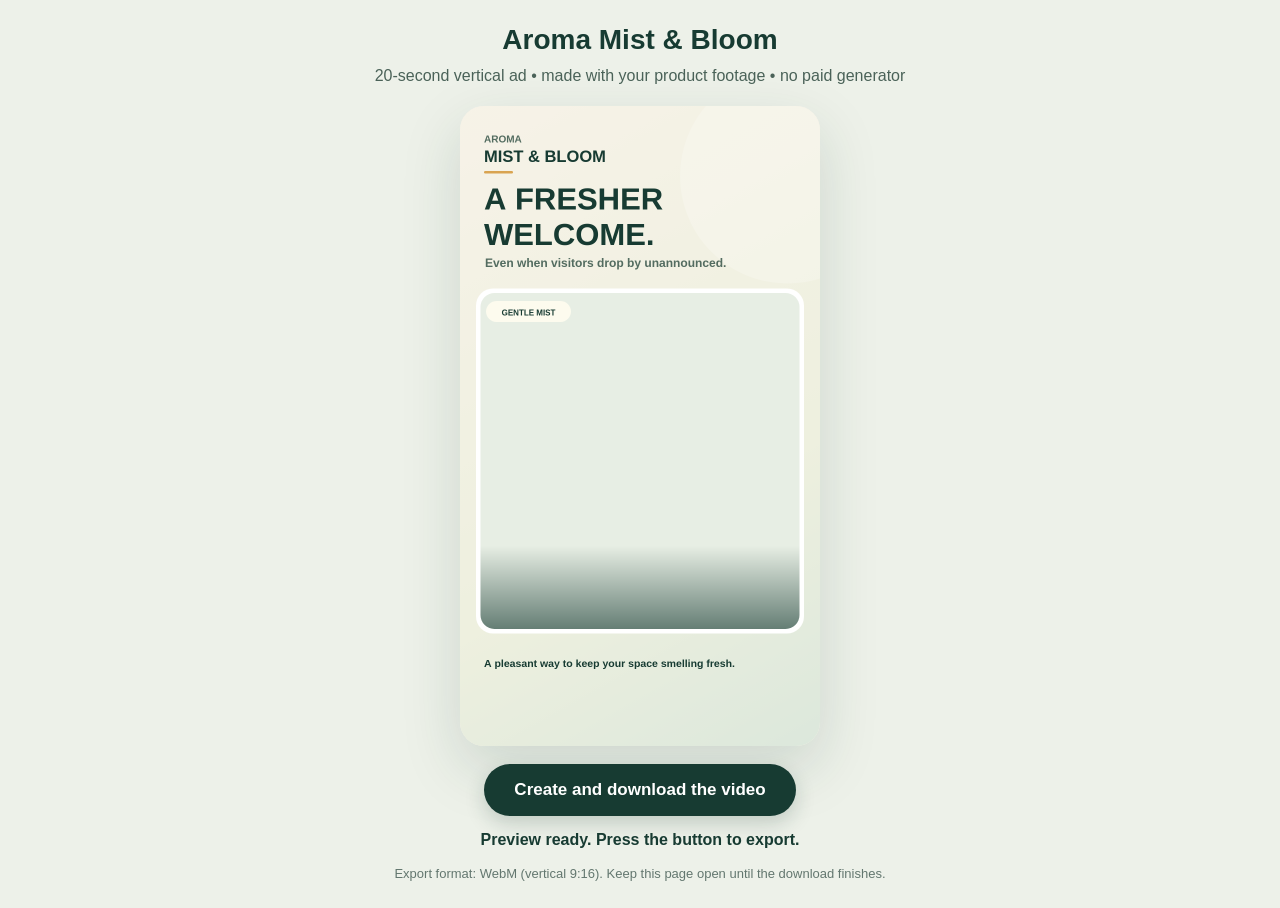
<file: campaign/ad-maker.html>
<!doctype html>
<html lang="en">
<head>
  <meta charset="utf-8">
  <meta name="viewport" content="width=device-width,initial-scale=1">
  <title>Aroma Mist &amp; Bloom — Ad maker</title>
  <style>
    :root{color-scheme:light;--ink:#173b32;--cream:#f7f3e8;--sage:#dce8dc;--gold:#d9a451;--muted:#597267}
    *{box-sizing:border-box}body{margin:0;min-height:100vh;background:#edf1e9;color:var(--ink);font:16px/1.5 "Segoe UI",Arial,sans-serif;display:grid;place-items:center;padding:24px}
    main{width:min(100%,570px);text-align:center}h1{font-size:28px;line-height:1.15;margin:0 0 8px}p{margin:0 0 18px;color:#4a6258}
    canvas{width:min(100%,360px);aspect-ratio:9/16;background:var(--cream);border-radius:24px;box-shadow:0 22px 60px #173b3226;display:block;margin:0 auto 18px}
    button{border:0;border-radius:999px;background:var(--ink);color:white;padding:16px 30px;font:700 17px "Segoe UI",Arial,sans-serif;cursor:pointer;box-shadow:0 8px 20px #173b3230}button:disabled{opacity:.6;cursor:wait}
    #status{min-height:26px;margin-top:12px;font-weight:600;color:var(--ink)}.small{font-size:13px;color:#63776f;margin-top:10px}
  </style>
</head>
<body>
<main>
  <h1>Aroma Mist &amp; Bloom</h1>
  <p>20-second vertical ad • made with your product footage • no paid generator</p>
  <canvas id="ad" width="720" height="1280" aria-label="Video preview"></canvas>
  <button id="export">Create and download the video</button>
  <div id="status" role="status">Preview ready. Press the button to export.</div>
  <div class="small">Export format: WebM (vertical 9:16). Keep this page open until the download finishes.</div>
</main>
<script>
(() => {
  const W=720,H=1280,FPS=30,canvas=document.querySelector('#ad'),ctx=canvas.getContext('2d');
  const ROOT='../assets/products/';
  const videos=['humidifier.mp4','humid2.mp4','humid3.mp4'].map(name=>{const v=document.createElement('video');v.src=ROOT+name;v.muted=true;v.playsInline=true;v.preload='auto';v.crossOrigin='anonymous';return v});
  const photos=['package-one.jpg','package-two.jpg','package-three.jpg'].map(name=>{const i=new Image();i.src=ROOT+name;return i});
  const scenes=[
    {type:'video',video:0,duration:4.2},
    {type:'video',video:1,duration:3.8},
    {type:'video',video:2,duration:3.8},
    {type:'packages',duration:5},
    {type:'video',video:0,duration:3.8}
  ];
  const ink='#173b32',cream='#f7f3e8',gold='#d9a451',sage='#dce8dc',muted='#536c60',white='#fffdf8';
  const status=document.querySelector('#status'),button=document.querySelector('#export');
  let currentScene=0, previewTime=0, previewFrame=0;
  function roundRect(x,y,w,h,r,fill){ctx.beginPath();ctx.roundRect(x,y,w,h,r);ctx.fillStyle=fill;ctx.fill()}
  function text(str,x,y,size,color=ink,weight=700,align='left',maxWidth=650){ctx.font=`${weight} ${size}px "Segoe UI",Arial,sans-serif`;ctx.fillStyle=color;ctx.textAlign=align;ctx.textBaseline='alphabetic';ctx.fillText(str,x,y,maxWidth)}
  function wrap(str,x,y,maxWidth,lineHeight,size,color=ink,weight=700){ctx.font=`${weight} ${size}px "Segoe UI",Arial,sans-serif`;ctx.fillStyle=color;ctx.textAlign='left';ctx.textBaseline='alphabetic';let line='',yy=y;for(const word of str.split(' ')){const next=line?line+' '+word:word;if(ctx.measureText(next).width>maxWidth&&line){ctx.fillText(line,x,yy);line=word;yy+=lineHeight}else line=next}if(line)ctx.fillText(line,x,yy);return yy}
  function bg(t){const g=ctx.createLinearGradient(0,0,W,H);g.addColorStop(0,cream);g.addColorStop(.64,'#eef0df');g.addColorStop(1,sage);ctx.fillStyle=g;ctx.fillRect(0,0,W,H);ctx.globalAlpha=.2;ctx.fillStyle='#fff';ctx.beginPath();ctx.arc(655,140,205+Math.sin(t)*10,0,Math.PI*2);ctx.fill();ctx.globalAlpha=1}
  function brand(){text('AROMA',48,73,20,muted,700);text('MIST & BLOOM',48,112,33,ink,800);roundRect(48,130,58,5,3,gold)}
  function videoPanel(v, y=365, h=600, t=0){
    const x=32,w=656;roundRect(x,y,w,h,34,'#ffffff');
    ctx.save();ctx.beginPath();ctx.roundRect(x+9,y+9,w-18,h-18,28);ctx.clip();
    ctx.fillStyle='#e7eee4';ctx.fillRect(x+9,y+9,w-18,h-18);
    if(v.readyState>=2&&v.videoWidth){const sw=v.videoWidth,sh=v.videoHeight,boxW=w-18,boxH=h-18,scale=Math.min(boxW/sw,boxH/sh),dw=sw*scale,dh=sh*scale;ctx.drawImage(v,x+9+(boxW-dw)/2,y+9+(boxH-dh)/2,dw,dh)}
    ctx.restore();
    const shade=ctx.createLinearGradient(0,y+h-175,0,y+h);shade.addColorStop(0,'#173b3200');shade.addColorStop(1,'#173b32a8');ctx.fillStyle=shade;ctx.beginPath();ctx.roundRect(x+9,y+9,w-18,h-18,28);ctx.fill();
    roundRect(52,y+25,170,42,21,'#fffdf0e8');text('GENTLE MIST',137,y+54,16,ink,800,'center');
  }
  function drawPackageScene(t){
    bg(t);brand();text('Pick your bundle.',48,196,48,ink,800);text('Every bundle comes with free delivery.',48,237,21,muted,600);
    const rows=[
      {img:photos[0],name:'1 diffuser + 1 oil',price:'₦20,000',y:283},
      {img:photos[1],name:'2 diffusers + 2 oils',price:'₦38,000',y:560},
      {img:photos[2],name:'3 diffusers + 3 oils',price:'₦55,000',y:837}
    ];
    for(const r of rows){roundRect(32,r.y,656,246,28,white);roundRect(48,r.y+16,190,214,20,'#f0f1e8');if(r.img.complete&&r.img.naturalWidth){const iw=r.img.naturalWidth,ih=r.img.naturalHeight,s=Math.min(174/iw,196/ih);ctx.drawImage(r.img,145-iw*s/2,r.y+123-ih*s/2,iw*s,ih*s)}text(r.name,263,r.y+96,25,ink,700);text(r.price,263,r.y+165,39,ink,800);text('FREE DELIVERY',263,r.y+205,17,muted,800)}
    roundRect(32,1132,656,74,37,ink);text('OILS INCLUDED • FREE DELIVERY',360,1178,21,white,800,'center');
  }
  function drawScene(index,localT,absoluteT){
    bg(absoluteT);brand();const fade=Math.min(1,localT/.32);ctx.globalAlpha=fade;
    if(index===0){text('A FRESHER',48,207,62,ink,800);text('WELCOME.',48,278,62,ink,800);text('Even when visitors drop by unannounced.',50,322,24,muted,600);videoPanel(videos[0],365,690,absoluteT);text('A pleasant way to keep your space smelling fresh.',48,1122,21,ink,600)}
    if(index===1){text('One diffuser.',48,206,53,ink,800);text('More welcoming rooms.',48,267,46,ink,800);videoPanel(videos[1],310,480,absoluteT);roundRect(32,824,656,292,27,white);text('SITTING ROOM',60,889,27,ink,800);text('DINING',384,889,27,ink,800);text('BEDROOM',60,969,27,ink,800);text('OFFICE',384,969,27,ink,800);text('Made for the spaces you use every day.',60,1062,21,muted,600)}
    if(index===2){text('Add water.',48,207,59,ink,800);text('Connect USB.',48,275,53,ink,800);text('Switch it on.',48,338,53,ink,800);videoPanel(videos[2],385,625,absoluteT);text('Enjoy a gentle mist—without manual spraying.',48,1084,22,ink,650)}
    if(index===3) drawPackageScene(absoluteT);
    if(index===4){text('Keep your',48,214,56,ink,800);text('welcome ready.',48,279,56,ink,800);text('Aroma Mist & Bloom',50,326,24,muted,650);videoPanel(videos[0],370,580,absoluteT);roundRect(32,1000,656,130,28,ink);text('ORDER NOW',360,1055,34,white,800,'center');text('FREE DELIVERY ON ALL PACKAGES',360,1097,19,'#f4d48e',800,'center');text('Choose 1, 2 or 3 diffusers with oils included.',48,1185,19,ink,650)}
    ctx.globalAlpha=1;
  }
  function locate(t){let n=t;for(let i=0;i<scenes.length;i++){if(n<scenes[i].duration)return[i,n];n-=scenes[i].duration}return[scenes.length-1,scenes.at(-1).duration]}
  function preview(){const t=(performance.now()-previewTime)/1000;const [i,local]=locate(t%20.6);drawScene(i,local,t);previewFrame=requestAnimationFrame(preview)}
  async function waitReady(){await Promise.all(videos.map(v=>new Promise(resolve=>{if(v.readyState>=2)return resolve();const done=()=>resolve();v.addEventListener('loadeddata',done,{once:true});v.addEventListener('error',done,{once:true});setTimeout(done,12000)})));await Promise.all(photos.map(i=>i.complete?Promise.resolve():new Promise(resolve=>{i.onload=resolve;i.onerror=resolve;setTimeout(resolve,10000)})))}
  function startVideo(v){try{v.pause();v.currentTime=0}catch{}return v.play().catch(()=>{})}
  async function exportVideo(){
    button.disabled=true;status.textContent='Loading your product footage…';await waitReady();cancelAnimationFrame(previewFrame);
    for(const v of videos){v.muted=true;v.pause();try{v.currentTime=0}catch{}}
    const stream=canvas.captureStream(FPS);let mime='video/webm;codecs=vp9';if(!MediaRecorder.isTypeSupported(mime))mime='video/webm;codecs=vp8';if(!MediaRecorder.isTypeSupported(mime))mime='video/webm';
    const recorder=new MediaRecorder(stream,{mimeType:mime,videoBitsPerSecond:6500000});const chunks=[];recorder.ondataavailable=e=>{if(e.data.size)chunks.push(e.data)};
    const finished=new Promise(resolve=>recorder.onstop=resolve);recorder.start(1000);status.textContent='Recording the 20-second ad…';
    let elapsed=0;for(let i=0;i<scenes.length;i++){
      const scene=scenes[i],v=scene.type==='video'?videos[scene.video]:null;if(v)startVideo(v);
      const from=performance.now();while(performance.now()-from<scene.duration*1000){const local=(performance.now()-from)/1000;drawScene(i,local,elapsed+local);await new Promise(requestAnimationFrame)}if(v)v.pause();elapsed+=scene.duration;
    }
    recorder.stop();await finished;stream.getTracks().forEach(t=>t.stop());const blob=new Blob(chunks,{type:mime});const url=URL.createObjectURL(blob);const a=document.createElement('a');a.href=url;a.download='aroma-mist-bloom-vertical-ad.webm';a.click();setTimeout(()=>URL.revokeObjectURL(url),60000);
    status.textContent=`Done — ${Math.round(blob.size/1024/1024*10)/10} MB downloaded. Check your Downloads folder.`;button.textContent='Create another copy';button.disabled=false;previewTime=performance.now();preview();
  }
  button.addEventListener('click',()=>exportVideo().catch(e=>{console.error(e);status.textContent='Export stopped. Reload this page and try once more.';button.disabled=false;previewTime=performance.now();preview()}));
  previewTime=performance.now();preview();
})();
</script>
</body>
</html>
</file>
<file: style.css>
:root {
  --cream: #f8f7f2;
  --paper: #ffffff;
  --forest: #123b46;
  --forest-2: #16717b;
  --sage: #dceeea;
  --mint: #eaf5f2;
  --lemon: #f4b544;
  --pink: #ed947a;
  --ink: #1d3037;
  --muted: #5c7076;
  --line: #d9e4e3;
  --shadow: 0 20px 55px rgba(18, 59, 70, .1);
  --sans: "DM Sans", Arial, sans-serif;
  --display: "Manrope", "DM Sans", Arial, sans-serif;
}

* { box-sizing: border-box; }
html { scroll-behavior: smooth; scroll-padding-top: 86px; }
body { margin: 0; background: var(--cream); color: var(--ink); font-family: var(--sans); font-size: 17px; line-height: 1.55; -webkit-font-smoothing: antialiased; }
body.drawer-open, body.dialog-open { overflow: hidden; }
img, video { display: block; max-width: 100%; }
button, input, textarea, select { font: inherit; }
button, a { -webkit-tap-highlight-color: transparent; }
a { color: inherit; }
.section-wrap { width: min(1440px, calc(100% - 10vw)); margin-inline: auto; }
.announcement { min-height: 36px; display: flex; align-items: center; justify-content: center; gap: 9px; padding: 7px 16px; background: var(--forest); color: white; text-align: center; font-size: 13px; font-weight: 600; letter-spacing: .07em; }
.announcement span { color: var(--lemon); }
.site-header { width: min(1600px, calc(100% - 8vw)); min-height: 82px; margin: auto; display: flex; align-items: center; justify-content: space-between; gap: 30px; }
.brand { display: inline-flex; align-items: center; gap: 10px; color: var(--forest); font-family: var(--display); font-size: 15px; font-weight: 800; letter-spacing: .14em; text-decoration: none; white-space: nowrap; }
.text-brand { display: grid; gap: 1px; align-content: center; color: var(--forest); line-height: 1; text-decoration: none; }
.brand-aroma { font-family: var(--sans); font-size: 9px; font-weight: 800; letter-spacing: .28em; }
.brand-name { font-family: var(--display); font-size: 19px; font-weight: 800; letter-spacing: .045em; white-space: nowrap; }
.brand-name i { color: var(--lemon); font-style: normal; }
.brand i { color: #86b2aa; font-style: normal; }
.brand-mark { display: grid; place-items: center; width: 34px; aspect-ratio: 1; border-radius: 50%; background: var(--forest); color: var(--lemon); font-family: Georgia, serif; font-size: 19px; font-style: italic; letter-spacing: 0; }
.main-nav { display: flex; align-items: center; gap: clamp(20px, 4vw, 56px); }
.main-nav a, .footer-links a { color: var(--ink); font-size: 14px; font-weight: 600; text-decoration: none; transition: color .2s ease; }
.main-nav a:hover, .footer-links a:hover { color: var(--forest-2); }
.bag-button { display: inline-flex; align-items: center; gap: 9px; min-height: 44px; border: 1px solid #b8cece; border-radius: 999px; padding: 0 15px; background: transparent; color: var(--forest); font-size: 14px; font-weight: 700; cursor: pointer; }
.bag-count { min-width: 23px; height: 23px; display: grid; place-items: center; border-radius: 50%; background: var(--forest); color: white; font-size: 12px; }

.hero { position: relative; min-height: 0; padding-block: 50px 82px; display: grid; grid-template-columns: 1fr; align-items: start; gap: 24px; }
.hero-copy { position: relative; z-index: 1; display: grid; grid-template-columns: 1.1fr .9fr; align-items: end; column-gap: clamp(35px, 6vw, 90px); padding-block: 12px 0; }
.hero-copy .eyebrow { grid-column: 1 / -1; grid-row: 1; }
.hero-copy h1 { grid-column: 1; grid-row: 2 / span 2; }
.hero-copy .hero-lede { grid-column: 2; grid-row: 2; }
.hero-copy .hero-actions { grid-column: 2; grid-row: 3; }
.hero-copy .hero-note { grid-column: 2; grid-row: 4; }
.hero-copy .hero-products { grid-column: 1; grid-row: 4; }
.eyebrow { margin: 0 0 19px; color: var(--forest-2); font-size: 12px; font-weight: 700; letter-spacing: .16em; }
.eyebrow-dot { display: inline-block; width: 8px; height: 8px; margin-right: 7px; border-radius: 50%; background: #55a49e; vertical-align: 1px; }
h1, h2, h3, p { margin-top: 0; }
h1, h2, h3 { color: var(--forest); font-family: var(--display); }
h1 { margin-bottom: 23px; font-size: clamp(52px, 6.3vw, 90px); font-weight: 600; letter-spacing: -.075em; line-height: .99; }
h1 em, h2 em { color: var(--forest-2); font-family: Georgia, "Times New Roman", serif; font-weight: 400; }
.hero-lede { max-width: 490px; margin-bottom: 30px; color: var(--muted); font-size: clamp(17px, 1.55vw, 20px); line-height: 1.7; }
.hero-actions { display: flex; flex-wrap: wrap; align-items: center; gap: 24px; }
.button { min-height: 55px; display: inline-flex; align-items: center; justify-content: center; gap: 18px; border: 0; border-radius: 6px; padding: 0 23px; font-size: 15px; font-weight: 700; text-align: center; text-decoration: none; cursor: pointer; transition: transform .2s ease, background .2s ease, box-shadow .2s ease; }
.button:hover { transform: translateY(-2px); }
.button-dark { background: var(--forest-2); color: white; box-shadow: 0 8px 20px rgba(18, 59, 70, .16); }
.button-dark:hover { background: #0e5964; box-shadow: 0 12px 24px rgba(18, 59, 70, .2); }
.button-light { background: white; color: var(--forest); }
.text-link { color: var(--forest); font-size: 14px; font-weight: 700; text-decoration-thickness: 1px; text-underline-offset: 5px; }
.text-link span { margin-left: 5px; }
.hero-note { display: flex; align-items: center; gap: 12px; margin-top: 49px; color: var(--muted); font-size: 13px; line-height: 1.4; }
.hero-note strong { color: var(--forest); font-size: 14px; }
.note-spark { width: 36px; aspect-ratio: 1; display: grid; place-items: center; border-radius: 50%; background: #fae5b4; color: #73521b; font-size: 18px; }
.hero-products { width: min(100%, 520px); min-width: 0; display: grid; grid-template-columns: 118px minmax(0, 1fr); align-items: center; gap: 14px; padding: 10px; border: 1px solid var(--line); border-radius: 14px; background: var(--paper); box-shadow: 0 12px 30px rgba(18,59,70,.08); }
.hero-humidifier-image { width: 118px; height: 116px; display: block; border-radius: 9px; object-fit: cover; object-position: center; }
.hero-products-copy { min-width: 0; display: grid; gap: 4px; }
.hero-products-kicker { color: var(--forest-2); font-size: 11px; font-weight: 800; letter-spacing: .12em; }
.hero-products-copy > strong { color: var(--forest); font-family: var(--display); font-size: 18px; line-height: 1.2; }
.hero-oil-prompt { color: var(--muted); font-size: 13px; font-weight: 600; }
.hero-oil-options { display: flex; flex-wrap: wrap; gap: 5px 12px; margin-top: 2px; }
.hero-oil-options figure { display: flex; align-items: center; gap: 5px; margin: 0; }
.hero-oil-options img { width: 27px; height: 34px; display: block; object-fit: contain; }
.hero-oil-options figcaption { color: var(--ink); font-size: 12px; font-weight: 700; }
.hero-media-wrap { position: relative; min-width: 0; }
.hero-product-photo { position: relative; width: 100%; height: clamp(390px, 52vw, 700px); margin: 0 0 22px; overflow: hidden; border: 1px solid rgba(18,59,70,.08); border-radius: 18px; background: linear-gradient(135deg, #e5f1ed, #f7f5ed); }
.hero-product-photo img { width: 100%; height: 100%; display: block; object-fit: cover; object-position: center 66%; }
.hero-product-photo figcaption { position: absolute; bottom: 18px; left: 18px; padding: 10px 15px; border: 1px solid rgba(255,255,255,.75); border-radius: 999px; background: rgba(255,255,255,.9); color: var(--forest); font-size: 15px; font-weight: 800; backdrop-filter: blur(8px); }
.video-frame { position: relative; overflow: hidden; background: #e2e7dd; }
.hero-video-frame { width: 100%; height: clamp(460px, 58vw, 780px); border: 10px solid rgba(255,255,255,.64); border-radius: 18px 18px 110px 18px; background: #e7e8dd; box-shadow: var(--shadow); }
.hero-video-frame video { width: 100%; height: 100%; object-fit: cover; object-position: center; background: #e6e9e0; }
.video-caption { position: absolute; right: 18px; bottom: 15px; left: 18px; width: fit-content; padding: 8px 13px; border: 1px solid rgba(255,255,255,.5); border-radius: 999px; background: rgba(255,255,255,.85); color: var(--forest); font-size: 12px; font-weight: 700; backdrop-filter: blur(8px); }
.sound-toggle { position: absolute; right: 16px; top: 16px; z-index: 2; border: 1px solid rgba(255,255,255,.8); border-radius: 999px; padding: 9px 13px; background: rgba(18,59,70,.88); color: white; font-size: 12px; font-weight: 700; cursor: pointer; }
.sound-toggle[hidden] { display: none; }
.hero-stamp { position: absolute; right: -20px; bottom: 23px; display: flex; align-items: center; gap: 9px; padding: 12px 15px; transform: rotate(-5deg); border: 1px solid #efc970; border-radius: 50%; background: #f7dfa2; color: #44371f; box-shadow: 0 6px 18px rgba(58,63,42,.13); font-family: var(--display); font-size: 12px; font-weight: 800; line-height: 1.15; text-align: center; }
.hero-stamp b { color: #34828a; font-size: 21px; }
.trust-strip { min-height: 69px; display: flex; align-items: center; justify-content: center; gap: clamp(19px, 5vw, 70px); border-block: 1px solid var(--line); background: #fffefa; color: var(--forest); font-size: 14px; font-weight: 700; }
.trust-strip i { width: 6px; height: 6px; border-radius: 50%; background: #86bdb6; }
.trust-order-now { min-height: 42px; display: inline-flex; align-items: center; gap: 8px; border-radius: 999px; padding: 0 16px; background: var(--forest-2); color: #fff; font-size: 14px; font-weight: 800; text-decoration: none; transition: transform .2s ease, background .2s ease; }
.trust-order-now:hover { transform: translateY(-2px); background: var(--forest); }
.section-cta { display: flex; justify-content: center; margin-top: 26px; }
.section-order-now { min-width: 190px; }

.customer-proof { display: grid; grid-template-columns: .8fr 1.2fr; gap: 24px 55px; align-items: center; padding-block: 78px; }
.proof-heading h2, .unboxing-heading h2 { margin-bottom: 13px; color: var(--forest); font-family: var(--display); font-size: clamp(36px, 4vw, 54px); font-weight: 650; letter-spacing: -.065em; line-height: 1.05; }
.proof-heading h2 em, .unboxing-heading h2 em { color: var(--forest-2); font-family: Georgia, "Times New Roman", serif; font-weight: 400; }
.proof-heading > p:last-child, .unboxing-heading > p:last-child { max-width: 430px; margin: 0; color: var(--muted); font-size: 17px; line-height: 1.6; }
.proof-grid { display: grid; grid-template-columns: 1fr 1fr; gap: 14px; }
.proof-card { display: flex; flex-direction: column; min-height: 250px; margin: 0; border: 1px solid #dfe6dc; border-radius: 12px; padding: 22px; background: var(--paper); box-shadow: 0 12px 35px rgba(18,59,70,.05); }
.proof-stars { color: #9a6315; font-size: 12px; font-weight: 800; letter-spacing: .1em; }
.proof-stars { font-size: 14px; }
.proof-repeat { color: #398188; }
.proof-card blockquote { flex: 1; margin: 17px 0 22px; color: var(--forest); font-family: var(--display); font-size: 17px; font-weight: 550; line-height: 1.6; }
.proof-card figcaption { display: flex; align-items: center; gap: 11px; color: var(--forest); }
.proof-avatar { width: 38px; aspect-ratio: 1; display: grid; place-items: center; border-radius: 50%; background: #e7efe5; font-size: 16px; font-weight: 800; }
.proof-card figcaption span:last-child { display: grid; gap: 3px; }
.proof-card figcaption strong { font-size: 14px; }
.proof-card figcaption small { color: var(--muted); font-size: 13px; }
.proof-note { grid-column: 1 / -1; margin: 0; color: #557078; font-size: 14px; line-height: 1.6; }

.unboxing-section { padding-block: 72px 96px; }
.unboxing-heading { display: flex; align-items: end; justify-content: space-between; gap: 30px; margin-bottom: 30px; }
.unboxing-heading .eyebrow { margin-bottom: 12px; }
.unboxing-heading h2 { margin-bottom: 0; }
.unboxing-heading > p:last-child { max-width: 370px; margin-bottom: 4px; }
.unboxing-grid { display: grid; grid-template-columns: 1fr 1fr; gap: 18px; }
.unboxing-card { overflow: hidden; border: 1px solid #e2e6dc; border-radius: 13px; background: var(--paper); box-shadow: var(--shadow); }
.unboxing-image { position: relative; height: clamp(260px, 32vw, 410px); overflow: hidden; background: linear-gradient(140deg,#e5f0ec,#f8f3e7); }
.unboxing-image > img { width: 100%; height: 100%; object-fit: cover; }
.contents-visual { display: grid; grid-template-columns: 1.05fr .95fr; align-items: center; gap: 8px; padding: 18px; }
.contents-visual .contents-humidifier { height: 100%; border-radius: 8px; object-fit: cover; object-position: center; }
.contents-oils { display: grid; grid-template-columns: 1fr 1fr; gap: 7px; }
.contents-oils figure { display: grid; grid-template-rows: minmax(0,1fr) auto; min-width: 0; height: 190px; margin: 0; overflow: hidden; border: 1px solid #e4e9df; border-radius: 8px; padding: 7px; background: white; }
.contents-oils img { width: 100%; height: 100%; min-height: 0; object-fit: contain; }
.contents-oils figcaption { padding-top: 5px; color: var(--forest); font-size: 14px; font-weight: 800; text-align: center; }
.contents-badge, .outside-badge { position: absolute; left: 17px; top: 17px; border: 1px solid rgba(255,255,255,.7); border-radius: 999px; padding: 9px 14px; background: var(--forest); color: white; font-size: 14px; font-weight: 800; }
.outside-badge { top: auto; bottom: 17px; }
.unboxing-copy { padding: 21px 24px 25px; }
.unboxing-label { color: #447e7e; font-size: 13px; font-weight: 800; letter-spacing: .12em; }
.unboxing-copy h3 { margin: 9px 0 7px; font-size: clamp(22px, 2.3vw, 29px); letter-spacing: -.04em; line-height: 1.2; }
.unboxing-copy p { margin: 0; color: var(--muted); font-size: 16px; line-height: 1.6; }
.unboxing-note { margin: 18px 0 0; color: #5c7076; font-size: 14px; }

.section { padding-block: 130px; }
.section-heading { max-width: 700px; margin: 0 auto 60px; text-align: center; }
.section-heading h2, .package-heading h2, .showcase-copy h2, .video-section-copy h2, .how-heading h2, .last-call h2, .faq-heading h2 { margin-bottom: 18px; font-size: clamp(39px, 5vw, 66px); font-weight: 600; letter-spacing: -.07em; line-height: 1.04; }
.section-heading > p:last-child, .package-heading > p, .showcase-copy > p:not(.eyebrow), .video-section-copy > p:not(.eyebrow), .how-heading > p:not(.eyebrow) { color: var(--muted); font-size: 17px; }
.benefit-grid { display: grid; grid-template-columns: repeat(4, 1fr); gap: 14px; }
.benefit-card { min-height: 215px; padding: 26px 23px; border: 1px solid var(--line); border-radius: 9px; background: var(--paper); }
.feature-icon { width: 45px; aspect-ratio: 1; display: grid; place-items: center; margin-bottom: 27px; border-radius: 50%; background: var(--mint); color: var(--forest-2); font-size: 23px; }
.benefit-card:nth-child(2) .feature-icon { background: #dceef0; }
.benefit-card:nth-child(3) .feature-icon { background: #fae7bb; }
.benefit-card:nth-child(4) .feature-icon { background: #f7e1d8; }
.benefit-card h3 { margin-bottom: 8px; font-size: 18px; letter-spacing: -.03em; }
.benefit-card p { margin-bottom: 0; color: var(--muted); font-size: 14px; line-height: 1.6; }
.feature-photo-grid { display: grid; grid-template-columns: 1fr 1fr; gap: 16px; margin-top: 22px; }
.feature-photo-card { position: relative; display: grid; grid-template-columns: minmax(0, 1fr) auto; align-items: center; gap: 20px; min-width: 0; margin: 0; overflow: hidden; border: 1px solid var(--line); border-radius: 8px; padding: 12px 20px; background: var(--paper); }
.feature-photo-card img { width: clamp(100px, 15vw, 185px); height: 150px; object-fit: contain; }
.feature-photo-card figcaption { display: grid; gap: 5px; color: var(--forest); }
.feature-photo-card figcaption strong { font-family: var(--display); font-size: 18px; letter-spacing: -.04em; }
.feature-photo-card figcaption span { max-width: 190px; color: var(--muted); font-size: 13px; }

.package-section { padding-block: 120px 130px; background: linear-gradient(135deg,#e4f1ef 0%,#f3f1e8 100%); }
.package-heading { display: flex; align-items: end; justify-content: space-between; gap: 40px; margin-bottom: 51px; }
.package-heading h2 { margin-bottom: 0; }
.package-heading > p { max-width: 390px; margin: 0 0 5px; }
.package-grid { display: grid; grid-template-columns: repeat(3, minmax(0, 1fr)); align-items: stretch; gap: 18px; }
.offer-marquee { width: 100%; min-height: 62px; margin: -22px 0 30px; overflow: hidden; border: 1px solid rgba(21,60,70,.14); border-radius: 999px; background: rgba(255,254,250,.76); color: var(--forest); mask-image: linear-gradient(90deg, transparent, #000 4%, #000 96%, transparent); }
.marquee-track { width: max-content; min-height: inherit; display: flex; align-items: center; animation: offers-scroll 28s linear infinite; }
.marquee-group { flex: 0 0 auto; display: flex; align-items: center; gap: 24px; padding: 0 18px; white-space: nowrap; }
.marquee-group span { font-size: 15px; font-weight: 800; letter-spacing: .06em; }
.marquee-group i { color: #a76510; font-size: 17px; font-style: normal; }
.offer-marquee:hover .marquee-track, .offer-marquee:focus-within .marquee-track { animation-play-state: paused; }
@keyframes offers-scroll { from { transform: translateX(0); } to { transform: translateX(-50%); } }
.sr-only { position: absolute; width: 1px; height: 1px; padding: 0; margin: -1px; overflow: hidden; clip: rect(0,0,0,0); white-space: nowrap; border: 0; }
.package-card { min-width: 0; overflow: hidden; border: 1px solid rgba(18,59,70,.11); border-radius: 10px; background: var(--paper); box-shadow: 0 12px 35px rgba(18,59,70,.045); }
.package-featured { border: 2px solid var(--forest-2); box-shadow: 0 20px 48px rgba(18,59,70,.15); }
.package-image { position: relative; height: auto; aspect-ratio: 16 / 9; overflow: hidden; background: #f1f5f2; }
.package-image picture, .package-image img { width: 100%; height: 100%; }
.package-image picture { display: block; }
.package-image img { object-fit: cover; transition: transform .35s ease; }
.package-card:hover .package-image img { transform: scale(1.02); }
.image-count { position: absolute; bottom: 14px; left: 14px; border-radius: 999px; padding: 8px 12px; background: rgba(255,255,255,.93); color: var(--forest); font-size: 12px; font-weight: 700; }
.popular-label { position: absolute; top: 14px; right: 14px; border-radius: 3px; padding: 8px 11px; background: var(--lemon); color: #25333a; font-size: 10px; font-weight: 800; letter-spacing: .08em; }
.package-info { padding: 24px 23px 25px; }
.package-top { display: flex; align-items: center; justify-content: space-between; gap: 12px; }
.package-kicker { color: #55787d; font-size: 10px; font-weight: 700; letter-spacing: .12em; }
.package-price { color: var(--forest); font-family: var(--display); font-size: clamp(30px, 3vw, 38px); font-weight: 800; letter-spacing: -.07em; line-height: 1; white-space: nowrap; }
.package-info h3 { margin: 11px 0 5px; font-size: 25px; letter-spacing: -.05em; }
.package-info > p { min-height: 48px; margin-bottom: 14px; color: var(--muted); font-size: 14px; }
.included-list { display: grid; gap: 9px; margin: 0 0 20px; padding: 16px 0 0; border-top: 1px solid var(--line); list-style: none; }
.included-list li { position: relative; padding-left: 24px; color: var(--forest); font-size: 16px; font-weight: 700; line-height: 1.45; }
.included-list li::before { position: absolute; left: 0; color: #16717b; content: "\2713"; font-size: 17px; font-weight: 800; }
.bundle-visual { display: grid; grid-template-columns: minmax(0, 1fr) 118px; gap: 8px; aspect-ratio: 1.5 / 1; padding: 9px; background: #f1f5f2; }
.humidifier-photo { position: relative; min-width: 0; min-height: 0; display: grid; place-items: center; overflow: hidden; border-radius: 5px; background: #fff; }
.humidifier-photo > img { width: 100%; height: 100%; padding: 0; object-fit: contain; }
.oil-extras { min-width: 0; min-height: 0; display: grid; grid-auto-rows: minmax(0, 1fr); gap: 7px; }
.oil-extra { min-width: 0; min-height: 0; display: flex; flex-direction: column; align-items: center; justify-content: center; gap: 3px; margin: 0; overflow: hidden; border: 1px solid var(--line); border-radius: 5px; padding: 5px; background: white; }
.oil-extra > img { width: 100%; height: calc(100% - 18px); min-height: 0; padding: 0; object-fit: contain; }
.oil-extra figcaption { color: var(--forest); font-size: 10px; font-weight: 800; line-height: 1.2; text-align: center; }
.bundle-double .popular-label { top: 14px; right: auto; left: 15px; }
.order-now { width: 100%; min-height: 52px; }
.package-footnote { margin: 25px 0 0; color: var(--muted); font-size: 12px; text-align: center; }

.fragrance-section { padding-block: 108px 115px; }
.fragrance-heading { display: flex; align-items: end; justify-content: space-between; gap: 40px; margin-bottom: 36px; }
.fragrance-heading h2 { margin: 0; color: var(--forest); font-family: var(--display); font-size: clamp(39px, 5vw, 64px); font-weight: 600; letter-spacing: -.07em; line-height: 1.04; }
.fragrance-heading h2 em { color: var(--forest-2); font-family: Georgia, "Times New Roman", serif; font-weight: 400; }
.fragrance-heading > p { max-width: 410px; margin: 0 0 5px; color: var(--muted); font-size: 16px; line-height: 1.75; }
.fragrance-grid { display: grid; grid-template-columns: 1fr 1fr; gap: 16px; }
.fragrance-card { min-width: 0; display: grid; grid-template-columns: minmax(0, 1.2fr) minmax(150px, .8fr); align-items: center; gap: 10px; overflow: hidden; border: 1px solid var(--line); border-radius: 8px; padding: 10px; background: var(--paper); }
.fragrance-photo { min-width: 0; height: clamp(270px, 32vw, 390px); overflow: hidden; border-radius: 5px; background: #f5f4ef; }
.fragrance-photo img { width: 100%; height: 100%; object-fit: contain; }
.fragrance-copy { padding: 20px 15px; }
.fragrance-copy > span { color: #55787d; font-size: 10px; font-weight: 800; letter-spacing: .12em; }
.fragrance-copy h3 { margin: 12px 0 8px; font-family: var(--display); font-size: clamp(23px, 2.5vw, 32px); font-weight: 700; letter-spacing: -.06em; }
.fragrance-copy p { margin: 0; color: var(--muted); font-size: 14px; line-height: 1.65; }
.fragrance-link { display: inline-flex; gap: 8px; margin-top: 24px; color: var(--forest); font-size: 14px; font-weight: 700; text-decoration: underline; text-underline-offset: 5px; }

.showcase-section { display: grid; grid-template-columns: .72fr 1.28fr; align-items: center; gap: clamp(40px, 9vw, 130px); padding-block: 130px; }
.showcase-copy { max-width: 420px; }
.showcase-copy h2 { margin-bottom: 20px; }
.showcase-copy > p:not(.eyebrow) { margin-bottom: 25px; line-height: 1.8; }
.showcase-photo { position: relative; margin: 0; }
.showcase-photo img { width: 100%; max-height: 620px; border-radius: 9px; object-fit: cover; box-shadow: var(--shadow); }
.showcase-photo figcaption { position: absolute; right: -12px; bottom: 20px; border-radius: 3px; padding: 12px 17px; background: var(--paper); color: var(--forest); font-size: 13px; font-weight: 700; box-shadow: 0 8px 25px rgba(18,59,70,.1); }

.video-section { padding-block: 100px; background: linear-gradient(135deg,#10333d,#174c56); color: white; }
.video-section-inner { display: grid; grid-template-columns: .55fr 1.45fr; align-items: center; gap: clamp(35px, 6vw, 90px); }
.video-section-copy .eyebrow { color: #bfe4df; }
.video-section-copy h2 { color: white; }
.video-section-copy h2 em { color: #9dd7d0; }
.video-section-copy > p:not(.eyebrow) { max-width: 310px; color: #e0ecea; line-height: 1.7; }
.demo-frame { width: 100%; height: clamp(390px, 51vw, 700px); border: 1px solid rgba(255,255,255,.17); border-radius: 7px; background: #f0efe9; }
.demo-frame video { width: 100%; height: 100%; object-fit: contain; }
.video-extra { grid-column: 1 / -1; margin-top: 12px; }
.video-extra .eyebrow { margin-bottom: 12px; color: #bfe4df; }
.extra-demo-frame { width: 100%; height: clamp(390px, 52vw, 700px); border: 1px solid rgba(255,255,255,.17); border-radius: 7px; background: #f0efe9; }
.extra-demo-frame video { width: 100%; height: 100%; object-fit: contain; }

.how-section { padding-block: 130px; }
.how-heading { display: grid; grid-template-columns: 1fr auto; align-items: end; gap: 15px 40px; margin-bottom: 40px; }
.how-heading .eyebrow { grid-column: 1 / -1; margin-bottom: 0; }
.how-heading h2 { grid-row: 2; margin: 0; }
.how-heading > p:not(.eyebrow) { max-width: 330px; margin: 0 0 5px; }
.how-content { display: grid; grid-template-columns: 1.35fr .65fr; align-items: start; gap: 35px; }
.how-content > img { width: 100%; border-radius: 8px; background: white; box-shadow: var(--shadow); }
.how-notes { display: grid; gap: 5px; }
.how-notes > div { display: flex; align-items: center; gap: 17px; min-height: 75px; border-bottom: 1px solid var(--line); }
.how-notes > div span { color: #347b83; font-family: var(--display); font-size: 14px; font-weight: 800; }
.how-notes > div p { margin: 0; color: var(--forest); font-size: 15px; font-weight: 600; }
.how-notes details { margin-top: 20px; border-bottom: 1px solid var(--line); }
.how-notes summary { padding: 10px 0 15px; color: var(--forest); font-size: 14px; font-weight: 700; cursor: pointer; }
.how-notes details img { width: 100%; margin: 8px 0 18px; border-radius: 6px; }

.last-call { position: relative; overflow: hidden; min-height: 370px; display: flex; align-items: center; padding: 70px max(8vw, calc((100% - 1440px)/2)); background: linear-gradient(115deg,#dceeea 0%,#f6e8c8 100%); }
.last-call .eyebrow { margin-bottom: 14px; }
.last-call h2 { margin-bottom: 25px; font-size: clamp(38px, 5vw, 62px); }
.last-call-flower { position: absolute; right: 10%; top: -105px; color: rgba(87,129,99,.13); font-family: Georgia,serif; font-size: 400px; line-height: 1; pointer-events: none; }
.last-call > div { position: relative; z-index: 1; }

.faq-section { display: grid; grid-template-columns: .65fr 1.35fr; gap: 80px; padding-block: 120px; }
.faq-heading h2 { position: sticky; top: 30px; }
.faq-list details { border-bottom: 1px solid var(--line); }
.faq-list summary { position: relative; padding: 21px 38px 21px 0; color: var(--forest); font-family: var(--display); font-size: 17px; font-weight: 700; list-style: none; cursor: pointer; }
.faq-list summary::-webkit-details-marker { display: none; }
.faq-list summary::after { position: absolute; right: 3px; top: 18px; color: var(--forest-2); content: "+"; font-size: 25px; font-weight: 400; }
.faq-list details[open] summary::after { content: "-"; }
.faq-list details p { max-width: 690px; margin: -3px 0 20px; color: var(--muted); font-size: 15px; line-height: 1.75; }

.site-footer { display: grid; grid-template-columns: 1fr auto; align-items: center; gap: 16px 35px; padding: 42px max(5vw, calc((100% - 1520px)/2)); background: var(--forest); color: white; }
.footer-brand { color: white; }
.footer-brand { color: white; }
.footer-brand .brand-name { font-size: 19px; }
.footer-brand .brand-aroma { color: #d6c27e; }
.footer-brand .brand-mark { background: #f2e8b0; color: var(--forest); }
.site-footer > p { grid-column: 1; margin: -7px 0 0 44px; color: #c2d2c3; font-size: 13px; }
.footer-links { grid-column: 2; grid-row: 1 / span 2; display: flex; flex-wrap: wrap; justify-content: end; gap: 14px 25px; }
.footer-links a { color: #eef3eb; font-size: 13px; }
.site-footer small { grid-column: 1 / -1; margin-top: 21px; padding-top: 17px; border-top: 1px solid rgba(255,255,255,.16); color: #b9c8bb; font-size: 11px; }

.drawer-backdrop { position: fixed; z-index: 20; inset: 0; background: rgba(16,31,24,.42); backdrop-filter: blur(2px); }
.drawer-backdrop[hidden] { display: none; }
.cart-drawer { position: fixed; z-index: 21; top: 0; right: 0; bottom: 0; width: min(460px, 100%); display: flex; flex-direction: column; padding: 28px; transform: translateX(102%); background: var(--paper); box-shadow: -10px 0 40px rgba(20,42,30,.12); transition: transform .28s ease; }
.cart-drawer.is-open { transform: translateX(0); }
.drawer-head { display: flex; align-items: start; justify-content: space-between; padding-bottom: 20px; border-bottom: 1px solid var(--line); }
.drawer-head .eyebrow { margin-bottom: 5px; font-size: 10px; }
.drawer-head h2 { margin: 0; font-size: 30px; letter-spacing: -.06em; }
.icon-button { width: 40px; height: 40px; display: grid; place-items: center; border: 1px solid var(--line); border-radius: 50%; background: transparent; color: var(--forest); cursor: pointer; }
.cart-items { overflow-y: auto; flex: 1; }
.cart-row { display: grid; grid-template-columns: 74px 1fr auto; align-items: center; gap: 13px; padding: 17px 0; border-bottom: 1px solid var(--line); }
.cart-row img { width: 74px; height: 68px; border-radius: 5px; object-fit: cover; background: white; }
.cart-row h3 { margin: 0 0 3px; font-size: 15px; letter-spacing: -.03em; }
.cart-row p { margin: 0; color: var(--muted); font-size: 12px; }
.row-price { color: var(--forest); font-size: 13px; font-weight: 800; white-space: nowrap; }
.quantity-controls { display: inline-flex; align-items: center; gap: 11px; margin-top: 9px; }
.quantity-controls button { width: 26px; height: 26px; border: 1px solid #ccd8cc; border-radius: 50%; background: transparent; color: var(--forest); line-height: 1; cursor: pointer; }
.quantity-controls span { min-width: 14px; color: var(--forest); font-size: 12px; text-align: center; }
.remove-item { margin-left: 12px; border: 0; background: none; color: #7b837c; font-size: 11px; text-decoration: underline; cursor: pointer; }
.empty-cart { display: none; flex: 1; align-content: center; justify-items: center; color: var(--muted); text-align: center; }
.empty-cart p { margin-bottom: 12px; }
.empty-cart.is-visible { display: grid; }
.cart-bottom { padding-top: 17px; border-top: 1px solid var(--line); }
.cart-total { display: flex; align-items: center; justify-content: space-between; color: var(--forest); }
.cart-total strong { font-family: var(--display); font-size: 23px; }
.cart-bottom > p { margin: 5px 0 15px; color: var(--muted); font-size: 12px; }
.checkout-button { width: 100%; }

.checkout-dialog { position: fixed; inset: 0; width: min(940px, calc(100% - 32px)); max-width: none; max-height: min(92dvh, 980px); overflow: auto; padding: clamp(25px, 5vw, 58px); border: 0; border-radius: 10px; background: var(--paper); color: var(--ink); box-shadow: 0 30px 100px rgba(16,31,24,.3); }
.checkout-dialog::backdrop { background: rgba(15,31,24,.62); backdrop-filter: blur(4px); }
.dialog-close { position: absolute; top: 18px; right: 18px; }
.checkout-intro { max-width: 680px; }
.checkout-intro .eyebrow { margin-bottom: 9px; }
.checkout-intro h2 { margin-bottom: 13px; font-size: clamp(36px, 5vw, 52px); letter-spacing: -.07em; line-height: 1.04; }
.checkout-summary { margin-bottom: 7px; color: var(--muted); font-size: 14px; }
.free-delivery-note { display: inline-block; border-radius: 999px; padding: 6px 11px; background: var(--mint); color: var(--forest); font-size: 12px; font-weight: 700; }
.order-form { margin-top: 24px; }
.order-serious-notice { display: grid; gap: 5px; margin-bottom: 18px; border: 1px solid #d94045; border-left: 6px solid #c62832; border-radius: 8px; padding: 14px 16px; background: #fff0f0; color: #70242a; }
.order-serious-notice strong { color: #a51f28; font-size: 16px; font-weight: 800; }
.order-serious-notice span { font-size: 14px; line-height: 1.5; }
.form-grid { display: grid; grid-template-columns: 1fr 1fr; gap: 16px; }
.form-grid label { display: grid; gap: 6px; color: #354c53; font-size: 13px; font-weight: 700; }
.form-grid input, .form-grid textarea, .form-grid select { width: 100%; min-height: 48px; border: 1px solid #cbdcdd; border-radius: 5px; padding: 10px 12px; outline: none; background: #fff; color: var(--ink); font-size: 15px; }
.form-grid textarea { min-height: 84px; resize: vertical; }
.form-grid input:focus, .form-grid textarea:focus, .form-grid select:focus { border-color: var(--forest-2); box-shadow: 0 0 0 3px rgba(22,113,123,.16); }
.full-field { grid-column: 1 / -1; }
.form-note, .mail-note { color: var(--muted); font-size: 12px; line-height: 1.6; }
.form-note { margin: 15px 0 9px; }
.form-error { min-height: 0; margin: 0; color: #a24038; font-size: 13px; }
.form-error:not(:empty) { margin: 8px 0; }
.submit-order { min-width: 240px; }
.submit-order:disabled { opacity: .72; cursor: wait; }
.mail-note { display: inline-block; margin: 0 0 0 14px; }
.order-ready { max-width: 560px; margin: 40px auto 10px; text-align: center; }
.order-ready[hidden] { display: none; }
.ready-mark { width: 52px; height: 52px; display: grid; place-items: center; margin: 0 auto 18px; border-radius: 50%; background: var(--mint); color: var(--forest); font-size: 25px; }
.order-ready h2 { margin-bottom: 10px; font-size: 36px; letter-spacing: -.06em; }
.order-ready > p { color: var(--muted); line-height: 1.7; }
.email-fallback { margin: 8px 0 14px; }
.text-button { display: block; margin: 8px auto; border: 0; background: none; color: var(--forest); font-size: 13px; font-weight: 700; text-decoration: underline; text-underline-offset: 4px; cursor: pointer; }

@media (min-width: 1700px) { .hero-video-frame { height: min(62vw, 900px); } }
@media (max-width: 760px) and (min-width: 651px) {
  .package-grid { grid-template-columns: 1fr; }
  .package-card:last-child { grid-column: auto; display: block; }
  .package-image, .package-card:last-child .package-image { height: auto; min-height: 0; aspect-ratio: 1.2 / 1; }
}
@media (max-width: 1000px) {
  .section-wrap { width: min(100% - 7vw, 820px); }
  .site-header { width: calc(100% - 7vw); }
  .hero { min-height: 0; grid-template-columns: 1fr; gap: 25px; padding-block: 42px 62px; }
  .hero-copy { grid-template-columns: 1fr 1fr; column-gap: 28px; }
  .hero-copy h1 { grid-column: 1; grid-row: 2 / span 2; }
  .hero-copy .hero-lede { grid-column: 2; grid-row: 2; }
  .hero-copy .hero-actions { grid-column: 2; grid-row: 3; }
  .hero-copy .hero-note { grid-column: 2; grid-row: 4; }
  .hero-copy .hero-products { grid-column: 1; grid-row: 4; }
  .hero-video-frame { height: clamp(390px, 63vw, 680px); border-radius: 13px 13px 70px 13px; }
  h1 { font-size: clamp(48px, 7vw, 68px); }
  .benefit-grid { grid-template-columns: repeat(2, 1fr); }
  .feature-photo-grid { grid-template-columns: 1fr; }
  .package-grid { grid-template-columns: 1fr; }
  .fragrance-grid { grid-template-columns: 1fr; }
  .package-card:last-child { grid-column: auto; display: block; }
  .video-section-inner { grid-template-columns: 1fr; }
  .video-section-copy { display: grid; grid-template-columns: 1fr 1fr; align-items: end; gap: 0 25px; }
  .video-section-copy .eyebrow { grid-column: 1 / -1; }
  .video-section-copy h2 { margin: 0; }
  .video-section-copy > p:not(.eyebrow) { margin: 0 0 7px; }
  .faq-section { gap: 45px; }
}
@media (max-width: 650px) {
  body { font-size: 16px; }
  .section-wrap { width: calc(100% - 36px); }
  .announcement { min-height: 32px; font-size: 11px; letter-spacing: .04em; }
  .site-header { width: calc(100% - 34px); min-height: 66px; gap: 8px; }
  .brand { gap: 7px; font-size: 12px; letter-spacing: .1em; }
  .brand-name { font-size: 17px; }
  .brand-mark { width: 29px; font-size: 16px; }
  .main-nav { display: none; }
  .bag-button { min-height: 39px; padding-inline: 10px; font-size: 12px; }
  .bag-count { min-width: 21px; height: 21px; }
  .hero { width: 100%; display: flex; flex-direction: column; align-items: stretch; gap: 28px; padding: 39px 18px 42px; }
  .hero-copy { display: block; padding: 0; }
  .eyebrow { margin-bottom: 13px; font-size: 10px; letter-spacing: .13em; }
  h1 { margin-bottom: 16px; font-size: clamp(51px, 13vw, 72px); }
  .hero-lede { max-width: 440px; margin-bottom: 21px; font-size: 16px; line-height: 1.6; }
  .button { min-height: 51px; padding-inline: 18px; font-size: 14px; }
  .hero-actions { gap: 17px; }
  .hero-note { margin-top: 24px; }
  .hero-products { width: 100%; grid-template-columns: 92px minmax(0, 1fr); gap: 11px; margin-top: 19px; padding: 9px; }
  .hero-humidifier-image { width: 92px; height: 104px; }
  .hero-products-copy > strong { font-size: 16px; }
  .hero-oil-prompt { font-size: 12px; }
  .hero-oil-options { gap: 4px 9px; }
  .hero-oil-options img { width: 23px; height: 29px; }
  .hero-oil-options figcaption { font-size: 11px; }
  .hero-video-frame { height: min(116vw, 620px); min-height: 340px; border-width: 6px; border-radius: 10px 10px 55px 10px; }
  .video-caption { right: 10px; bottom: 10px; left: 10px; padding: 7px 10px; font-size: 10px; }
  .sound-toggle { top: 10px; right: 10px; padding: 8px 10px; font-size: 11px; }
  .hero-stamp { right: -5px; bottom: -16px; padding: 9px 11px; font-size: 10px; }
  .hero-stamp b { font-size: 17px; }
  .trust-strip { min-height: 55px; gap: 12px; font-size: 10px; }
  .trust-strip i { width: 4px; height: 4px; }
  .section { padding-block: 78px; }
  .section-heading { margin-bottom: 33px; }
  .section-heading h2, .package-heading h2, .showcase-copy h2, .video-section-copy h2, .how-heading h2, .faq-heading h2 { font-size: clamp(39px, 10vw, 54px); }
  .section-heading > p:last-child, .package-heading > p, .showcase-copy > p:not(.eyebrow), .video-section-copy > p:not(.eyebrow), .how-heading > p:not(.eyebrow) { font-size: 15px; }
  .benefit-grid { gap: 9px; }
  .benefit-card { min-height: 176px; padding: 17px 14px; }
  .feature-icon { width: 38px; margin-bottom: 17px; font-size: 20px; }
  .benefit-card h3 { font-size: 15px; }
  .benefit-card p { font-size: 12px; }
  .package-section { padding-block: 78px; }
  .package-heading { display: block; margin-bottom: 29px; }
  .package-heading > p { max-width: 380px; margin: 14px 0 0; }
  .package-grid { grid-template-columns: 1fr; gap: 14px; }
  .offer-marquee { min-height: 58px; margin: -8px 0 22px; border-radius: 12px; mask-image: linear-gradient(90deg, transparent, #000 5%, #000 95%, transparent); }
  .marquee-group { gap: 16px; padding-inline: 13px; }
  .marquee-group span { font-size: 14px; letter-spacing: .035em; }
  .marquee-group i { font-size: 15px; }
  .package-card:last-child { grid-column: auto; display: block; }
  .package-image { height: auto; aspect-ratio: 1 / 1; }
  .package-card:last-child .package-image { height: auto; min-height: 0; }
  .package-info { padding: 19px 17px 18px; }
  .package-top { gap: 8px; }
  .package-kicker { font-size: 9px; }
  .package-price { font-size: 30px; }
  .package-info h3 { font-size: 23px; }
  .package-info > p { min-height: 0; font-size: 13px; }
  .included-list { gap: 8px; padding-top: 13px; }
  .included-list li { font-size: 15px; }
  .package-footnote { line-height: 1.5; }
  .fragrance-section { padding-block: 78px; }
  .fragrance-heading { display: block; margin-bottom: 24px; }
  .fragrance-heading > p { margin-top: 13px; font-size: 15px; }
  .fragrance-grid { gap: 12px; }
  .fragrance-card { grid-template-columns: minmax(0, .9fr) minmax(0, 1.1fr); gap: 5px; padding: 8px; }
  .fragrance-photo { height: clamp(165px, 53vw, 230px); }
  .fragrance-copy { padding: 12px 10px; }
  .fragrance-copy h3 { font-size: 23px; }
  .fragrance-copy p { font-size: 13px; }
  .fragrance-link { margin-top: 18px; font-size: 13px; }
  .showcase-section { grid-template-columns: 1fr; gap: 27px; padding-block: 78px; }
  .showcase-copy { max-width: none; }
  .showcase-photo img { max-height: 440px; }
  .showcase-photo figcaption { right: 8px; bottom: 12px; font-size: 11px; }
  .video-section { padding-block: 68px; }
  .video-section-inner { gap: 26px; }
  .video-section-copy { display: block; }
  .video-section-copy h2 { margin-bottom: 13px; }
  .video-section-copy > p:not(.eyebrow) { margin-bottom: 0; }
  .demo-frame { height: 100vw; max-height: 480px; min-height: 300px; }
  .extra-demo-frame { height: 100vw; max-height: 480px; min-height: 300px; }
  .how-section { padding-block: 78px; }
  .how-heading { display: block; margin-bottom: 26px; }
  .how-heading h2 { margin-bottom: 13px; }
  .how-content { grid-template-columns: 1fr; gap: 20px; }
  .how-content > img { border-radius: 5px; }
  .how-notes > div { min-height: 58px; }
  .how-notes > div p { font-size: 14px; }
  .last-call { min-height: 330px; padding: 56px 20px; }
  .last-call h2 { font-size: clamp(36px, 9vw, 49px); }
  .last-call-flower { right: -47px; top: -20px; font-size: 240px; }
  .faq-section { grid-template-columns: 1fr; gap: 10px; padding-block: 76px; }
  .faq-heading h2 { position: static; margin-bottom: 8px; }
  .faq-list summary { padding-block: 17px; font-size: 15px; }
  .faq-list summary::after { top: 13px; }
  .faq-list details p { font-size: 13px; }
  .site-footer { grid-template-columns: 1fr; gap: 12px; padding: 32px 19px 20px; }
  .site-footer > p { margin: -5px 0 0 37px; font-size: 12px; }
  .footer-links { grid-column: 1; grid-row: auto; justify-content: start; gap: 12px 18px; margin-top: 10px; }
  .site-footer small { margin-top: 8px; }
  .cart-drawer { padding: 20px 17px; }
  .cart-row { grid-template-columns: 62px 1fr auto; gap: 10px; }
  .cart-row img { width: 62px; height: 60px; }
  .row-price { font-size: 12px; }
  .checkout-dialog { width: calc(100% - 16px); max-height: 95dvh; padding: 24px 18px; border-radius: 8px; }
  .dialog-close { top: 12px; right: 12px; width: 35px; height: 35px; }
  .checkout-intro { padding-right: 28px; }
  .checkout-intro h2 { font-size: 39px; }
  .form-grid { grid-template-columns: 1fr; gap: 12px; }
  .full-field { grid-column: auto; }
  .form-grid label { font-size: 12px; }
  .form-grid input, .form-grid textarea, .form-grid select { min-height: 46px; font-size: 16px; }
  .submit-order { width: 100%; }
  .mail-note { display: block; margin: 10px 0 0; text-align: center; }
}
@media (prefers-reduced-motion: reduce) { *, *::before, *::after { scroll-behavior: auto !important; transition-duration: .01ms !important; animation-duration: .01ms !important; } }
@media (max-width: 760px) {
  .package-grid { grid-template-columns: 1fr; }
  .package-card:last-child { grid-column: auto; display: block; }
  .bundle-visual, .package-card:last-child .bundle-visual { height: auto; min-height: 0; aspect-ratio: 1 / 1; grid-template-columns: 1fr; grid-template-rows: minmax(0, 1fr) 106px; }
  .oil-extras { grid-template-columns: repeat(2, minmax(0, 1fr)); grid-auto-flow: column; grid-auto-rows: 1fr; gap: 6px; }
  .oil-extra { flex-direction: column; gap: 2px; padding: 3px; }
  .oil-extra > img { width: auto; max-width: 100%; height: 78px; }
  .bundle-fresh .oil-extras { grid-template-columns: 1fr; }
  .bundle-fresh .oil-extra { flex-direction: row; gap: 12px; }
  .bundle-fresh .oil-extra > img { width: auto; height: 82px; }
  .feature-photo-card { min-height: 128px; gap: 12px; padding: 9px 13px; }
  .feature-photo-card img { width: 100px; height: 110px; }
  .feature-photo-card figcaption strong { font-size: 16px; }
  .feature-photo-card figcaption span { font-size: 12px; }
}

.proof-image-link { display: block; margin-top: 13px; overflow: hidden; border: 1px solid #23424a; border-radius: 9px; background: #10171b; }
.proof-screenshot { display: block; width: 100%; max-height: 300px; object-fit: contain; }
.proof-full-link { align-self: start; margin-top: 8px; color: var(--forest-2); font-size: 14px; font-weight: 700; text-underline-offset: 3px; }
.proof-card { border-color: #d7e6e5; box-shadow: 0 16px 38px rgba(21,60,70,.08); }
.package-section { background: linear-gradient(135deg,#e4f1ef 0%,#f3f1e8 100%); }
.customer-proof { display: block; }
.proof-heading { max-width: 800px; margin-bottom: 28px; }
.proof-grid { grid-template-columns: repeat(2,minmax(0,1fr)); gap: 18px; }
.proof-note { margin-top: 17px; }
.proof-card { padding: 22px; }
.proof-screenshot { max-height: 340px; }
.product-proof-card { min-height: 0; padding: 12px; }
.proof-product-image { display: block; width: 100%; height: clamp(250px, 34vw, 390px); border-radius: 8px; object-fit: cover; }
.product-proof-card figcaption { display: grid; gap: 6px; padding: 14px 9px 8px; }
.product-proof-card figcaption strong { color: var(--forest); font-family: var(--display); font-size: 21px; letter-spacing: -.035em; }
.product-proof-card figcaption span { color: var(--muted); font-size: 16px; line-height: 1.5; }
@media (max-width: 650px) {
  .proof-product-image { height: 260px; }
  .product-proof-card figcaption strong { font-size: 20px; }
}
@media (max-width: 650px) {
  .proof-screenshot { max-height: 250px; }
  .proof-full-link { font-size: 15px; }
  .proof-grid { grid-template-columns: 1fr; }
}

/* Sales page proof and unpacking visuals at tablet and phone sizes. */
@media (max-width: 900px) {
  .customer-proof { grid-template-columns: 1fr; gap: 20px; }
  .proof-heading { max-width: 650px; }
  .unboxing-heading { display: block; }
  .unboxing-heading > p:last-child { margin-top: 13px; }
}
@media (max-width: 650px) {
  .proof-grid, .unboxing-grid { grid-template-columns: 1fr; }
  .customer-proof { padding-block: 54px; }
  .proof-card { min-height: 0; padding: 19px; }
  .proof-card blockquote { font-size: 17px; }
  .proof-note { font-size: 14px; }
  .unboxing-section { padding-block: 50px 65px; }
  .unboxing-image { height: 275px; }
  .contents-visual { padding: 12px; }
  .contents-oils figure { height: 155px; }
  .unboxing-copy { padding: 18px; }
}

/* Keep the sales copy and order details comfortably readable. */
body { font-size: 18px; }
.announcement { font-size: 14px; }
.main-nav a, .footer-links a { font-size: 15px; }
.eyebrow { font-size: 13px; }
.hero-lede { font-size: clamp(18px, 1.7vw, 21px); }
.button { min-height: 58px; font-size: 17px; }
.text-link { font-size: 16px; }
.trust-strip { font-size: 16px; }
.benefit-card h3 { font-size: 20px; }
.benefit-card p, .feature-photo-card figcaption span { font-size: 15px; }
.feature-photo-card figcaption strong { font-size: 20px; }
.package-kicker { font-size: 12px; }
.package-info > p, .fragrance-copy p, .how-notes > div p { font-size: 16px; line-height: 1.6; }
.included-list li { font-size: 17px; }
.image-count { font-size: 14px; }
.popular-label { font-size: 12px; }
.package-footnote, .unboxing-note { font-size: 14px; }
.fragrance-copy > span, .unboxing-label { font-size: 13px; }
.video-caption { font-size: 14px; }
.faq-list summary { font-size: 18px; }
.faq-list details p { font-size: 16px; }
.form-grid label { font-size: 15px; }
.form-note, .mail-note { font-size: 14px; }
.footer-links a { font-size: 14px; }
@media (max-width: 650px) {
  body { font-size: 17px; }
  .announcement { font-size: 12px; }
  .eyebrow { font-size: 11px; }
  .trust-strip { flex-wrap: wrap; gap: 8px 12px; padding: 10px 14px; font-size: 13px; }
  .trust-order-now { min-height: 42px; font-size: 14px; }
  .section-cta { margin-top: 21px; }
  .benefit-card p { font-size: 14px; }
  .package-kicker { font-size: 11px; }
  .package-info > p, .included-list li { font-size: 16px; }
  .fragrance-copy p, .how-notes > div p { font-size: 15px; }
  .faq-list summary { font-size: 16px; }
  .faq-list details p { font-size: 15px; }
  .form-grid label { font-size: 14px; }
}

/* Clearer interactions, generous touch targets, and motion that follows the reader. */
:focus-visible { outline: 3px solid #b57716; outline-offset: 4px; }
.main-nav a { padding-block: 10px; }
.bag-button, .icon-button, .quantity-controls button, .sound-toggle { min-height: 44px; }
.bag-button:hover, .icon-button:hover, .quantity-controls button:hover { background: var(--mint); }
.package-card, .benefit-card, .fragrance-card, .feature-photo-card { transition: transform .35s cubic-bezier(.2,.75,.25,1), box-shadow .35s ease, border-color .35s ease; }
.package-card:hover, .benefit-card:hover, .fragrance-card:hover, .feature-photo-card:hover { transform: translateY(-5px); box-shadow: 0 22px 48px rgba(18,59,70,.11); }
.package-featured:hover { box-shadow: 0 26px 56px rgba(18,59,70,.18); }
.hero-stamp { animation: stamp-drift 5s ease-in-out infinite; }
.note-spark { animation: spark-glow 3.2s ease-in-out infinite; }
.package-price { text-shadow: 0 4px 18px rgba(18,59,70,.08); }
.button:active, .bag-button:active { transform: scale(.98); }
.motion-ready .reveal { opacity: 0; transform: translateY(28px) scale(.99); transition: opacity .75s ease, transform .75s cubic-bezier(.2,.75,.25,1); }
.motion-ready .reveal.is-visible { opacity: 1; transform: none; }
.motion-ready .reveal-delay-1 { transition-delay: .08s; }
.motion-ready .reveal-delay-2 { transition-delay: .16s; }
.motion-ready .reveal-delay-3 { transition-delay: .24s; }
@keyframes stamp-drift { 0%, 100% { translate: 0 0; rotate: -5deg; } 50% { translate: 0 -10px; rotate: -2deg; } }
@keyframes spark-glow { 0%, 100% { box-shadow: 0 0 0 0 rgba(243,229,171,0); } 50% { box-shadow: 0 0 0 9px rgba(243,229,171,.35); } }

@media (max-width: 650px) {
  html { scroll-padding-top: 112px; }
  .site-header { flex-wrap: wrap; padding-block: 10px 7px; }
  .main-nav { order: 3; display: flex; width: 100%; gap: 8px; overflow-x: auto; padding: 2px 0 7px; scrollbar-width: none; }
  .main-nav::-webkit-scrollbar { display: none; }
  .main-nav a { flex: 0 0 auto; min-height: 38px; display: inline-flex; align-items: center; border: 1px solid #dfe6dc; border-radius: 999px; padding: 0 13px; background: rgba(255,255,255,.62); font-size: 13px; }
  .hero { padding-top: 30px; }
  .hero-copy .eyebrow { max-width: 35ch; }
  .hero-actions .button { min-width: 165px; }
  .hero-actions .text-link { padding-block: 12px; }
  .benefit-card { min-height: 190px; }
  .benefit-card h3 { font-size: 16px; }
  .benefit-card p, .fragrance-copy p { font-size: 14px; }
  .package-kicker { max-width: 54%; font-size: 10px; line-height: 1.35; }
  .package-price { font-size: clamp(28px, 8vw, 34px); }
  .package-info > p { font-size: 15px; line-height: 1.55; }
  .included-list li { font-size: 16px; }
  .order-now { min-height: 56px; font-size: 16px; }
  .faq-list summary { min-height: 56px; display: flex; align-items: center; }
}
@media (hover: none) {
  .package-card:hover, .benefit-card:hover, .fragrance-card:hover, .feature-photo-card:hover { transform: none; }
}
@media (prefers-reduced-motion: reduce) {
  .hero-stamp, .note-spark { animation: none !important; }
  .marquee-track { animation: none !important; transform: none; }
  .marquee-group + .marquee-group { display: none; }
  .motion-ready .reveal { opacity: 1; transform: none; transition: none; }
}
@media (max-width: 760px) {
  .site-header { flex-wrap: wrap; padding-block: 10px 7px; }
  .main-nav { order: 3; display: flex; width: 100%; gap: 8px; overflow-x: auto; padding: 2px 0 7px; scrollbar-width: none; }
  .main-nav::-webkit-scrollbar { display: none; }
  .main-nav a { flex: 0 0 auto; min-height: 38px; display: inline-flex; align-items: center; border: 1px solid #dfe6dc; border-radius: 999px; padding: 0 13px; background: rgba(255,255,255,.62); font-size: 13px; }
}
@media (prefers-reduced-motion: reduce) {
  .offer-marquee { overflow: visible; border-radius: 12px; mask-image: none; }
  .marquee-track { width: 100%; flex-wrap: wrap; justify-content: center; gap: 0; padding: 10px; }
  .marquee-group { flex-wrap: wrap; justify-content: center; gap: 8px 14px; padding: 4px; white-space: normal; }
  .marquee-group + .marquee-group { display: none; }
}

/* A quieter storefront layout for narrow screens. */
@media (max-width: 650px) {
  .site-header { flex-wrap: nowrap; min-height: 66px; padding-block: 8px; }
  .main-nav { display: none; }
  .announcement { min-height: 34px; padding-inline: 12px; font-size: 11px; }
  .hero { gap: 22px; padding-top: 27px; }
  .hero-copy .eyebrow { margin-bottom: 11px; }
  .hero-lede { max-width: 36ch; margin-bottom: 18px; font-size: 16px; line-height: 1.55; }
  .hero-note { display: none; }
  .hero-products { margin-top: 17px; border-radius: 12px; box-shadow: 0 6px 20px rgba(18,59,70,.06); }
  .hero-products-kicker, .hero-oil-prompt { display: none; }
  .hero-oil-options { margin-top: 4px; }
  .hero-video-frame { min-height: 0; height: min(104vw, 480px); }
  .hero-product-photo { height: min(108vw, 470px); margin-bottom: 14px; border-radius: 15px; }
  .hero-product-photo img { object-position: center 62%; }
  .hero-product-photo figcaption { bottom: 12px; left: 12px; padding: 8px 12px; font-size: 13px; }
  .trust-strip { gap: 7px 10px; padding: 12px 14px; }
  .section { padding-block: 58px; }
  .section-heading, .package-heading, .proof-heading, .unboxing-heading, .fragrance-heading, .how-heading { margin-bottom: 23px; }
  .section-heading h2, .package-heading h2, .showcase-copy h2, .video-section-copy h2, .how-heading h2, .faq-heading h2 { font-size: clamp(37px, 10vw, 48px); }
  .section-heading > p:last-child, .package-heading > p, .unboxing-heading > p:last-child, .fragrance-heading > p, .how-heading > p:not(.eyebrow) { margin-top: 10px; font-size: 15px; line-height: 1.5; }
  .proof-note, .package-footnote, .unboxing-note { font-size: 13px; line-height: 1.5; }
  .package-section { padding-block: 58px; }
  .offer-marquee { display: none; }
  .package-grid { gap: 16px; }
  .package-card { overflow: hidden; border-radius: 14px; box-shadow: 0 8px 25px rgba(18,59,70,.07); }
  .package-info { padding: 17px; }
  .package-info > p { display: none; }
  .package-top { align-items: center; gap: 8px; }
  .package-kicker { max-width: 58%; font-size: 11px; line-height: 1.35; }
  .package-price { font-size: clamp(29px, 8vw, 36px); white-space: nowrap; }
  .package-info h3 { margin-block: 8px 12px; font-size: 23px; }
  .included-list { display: grid; gap: 5px; margin-bottom: 16px; }
  .included-list li { font-size: 15px; line-height: 1.4; }
  .order-now { width: 100%; min-height: 54px; }
  .proof-grid, .unboxing-grid { gap: 14px; }
  .proof-card { padding: 10px; border-radius: 13px; }
  .proof-product-image { height: 230px; }
  .product-proof-card figcaption { padding: 12px 7px 5px; }
  .product-proof-card figcaption strong { font-size: 18px; }
  .product-proof-card figcaption span { font-size: 14px; }
  .unboxing-section { padding-block: 58px; }
  .unboxing-heading > p:last-child, .unboxing-note { display: none; }
  .unboxing-copy { padding: 15px; }
  .unboxing-copy h3 { font-size: 20px; }
  .unboxing-copy p { font-size: 14px; line-height: 1.5; }
  .video-section { padding-block: 58px; }
  .video-section-copy { display: block; }
  .video-section-copy > p:not(.eyebrow) { margin: 10px 0 17px; font-size: 15px; }
  .benefit-grid { grid-template-columns: 1fr 1fr; gap: 10px; }
  .benefit-card { min-height: 0; padding: 15px; }
  .benefit-card h3 { font-size: 15px; line-height: 1.3; }
  .benefit-card p { display: -webkit-box; overflow: hidden; -webkit-box-orient: vertical; -webkit-line-clamp: 2; font-size: 13px; line-height: 1.45; }
  .feature-photo-card figcaption span { display: none; }
  .feature-photo-grid { gap: 12px; margin-top: 15px; }
  .feature-photo-card figcaption { padding: 12px; }
  .feature-photo-card figcaption strong { font-size: 16px; }
  .fragrance-heading > p { display: none; }
  .fragrance-card { grid-template-columns: .85fr 1.15fr; border-radius: 13px; }
  .fragrance-photo { height: 180px; }
  .fragrance-copy > span, .fragrance-copy p { display: none; }
  .fragrance-copy h3 { margin: 0; font-size: 22px; }
  .how-heading > p:not(.eyebrow) { display: none; }
  .how-content { gap: 15px; }
  .how-notes > div { padding-block: 12px; }
  .how-notes > div p { font-size: 14px; }
  .last-call { padding: 48px 20px; }
  .last-call h2 { font-size: clamp(34px, 9vw, 44px); }
  .faq-section { padding-block: 58px; }
  .faq-list summary { font-size: 16px; }
  .faq-list details p { font-size: 14px; line-height: 1.55; }
  .section-cta { margin-top: 18px; }
  .site-footer { padding: 38px 20px; }
  .site-footer p { font-size: 14px; }
}

/* Product evidence and confidence banner. */
.proof-grid { grid-template-columns: repeat(3, minmax(0, 1fr)); }
.step-proof-image { object-fit: contain; background: #f4f4ef; }
.guarantee-banner { display: grid; grid-template-columns: 106px minmax(0, 1fr) auto; align-items: center; gap: 22px; margin-top: 34px; padding: clamp(22px, 3.5vw, 42px); border: 1px solid rgba(255,255,255,.14); border-radius: 22px; background: linear-gradient(120deg, #123b46 0%, #17616a 58%, #237a78 100%); box-shadow: 0 24px 55px rgba(18,59,70,.18); color: white; }
.guarantee-seal { width: 96px; aspect-ratio: 1; display: grid; align-content: center; justify-items: center; border: 2px solid #f5c96b; border-radius: 50%; background: rgba(255,255,255,.08); color: #ffe19b; box-shadow: inset 0 0 0 5px rgba(245,201,107,.12); }
.guarantee-seal span { font-family: var(--display); font-size: 32px; font-weight: 800; letter-spacing: -.07em; line-height: 1; }
.guarantee-seal small { margin-top: 4px; font-size: 9px; font-weight: 800; letter-spacing: .16em; }
.guarantee-copy .eyebrow { margin-bottom: 8px; color: #f5d38b; }
.guarantee-copy h2 { margin: 0 0 8px; color: white; font-family: var(--display); font-size: clamp(25px, 3vw, 38px); font-weight: 750; letter-spacing: -.055em; line-height: 1.1; }
.guarantee-copy > p:last-child { max-width: 620px; margin: 0; color: rgba(255,255,255,.85); font-size: 16px; line-height: 1.55; }
.guarantee-banner .button { white-space: nowrap; background: #f5c96b; color: #173d43; box-shadow: none; }
.guarantee-banner .button:hover { background: #ffdc8d; }
.last-call-copy { max-width: 540px; margin: -8px 0 22px; color: var(--muted); font-size: 17px; line-height: 1.65; }
@media (max-width: 1000px) {
  .proof-grid { grid-template-columns: repeat(2, minmax(0, 1fr)); }
  .guarantee-banner { grid-template-columns: 82px minmax(0, 1fr); gap: 16px; }
  .guarantee-seal { width: 78px; }
  .guarantee-seal span { font-size: 27px; }
  .guarantee-banner .button { grid-column: 2; justify-self: start; }
}
@media (max-width: 650px) {
  .proof-grid { grid-template-columns: 1fr; }
  .guarantee-banner { grid-template-columns: 58px minmax(0, 1fr); gap: 12px; margin-top: 22px; padding: 18px; border-radius: 16px; }
  .guarantee-seal { width: 56px; border-width: 1px; box-shadow: inset 0 0 0 3px rgba(245,201,107,.12); }
  .guarantee-seal span { font-size: 20px; }
  .guarantee-seal small { font-size: 7px; }
  .guarantee-copy .eyebrow { margin-bottom: 5px; font-size: 10px; }
  .guarantee-copy h2 { font-size: 22px; }
  .guarantee-copy > p:last-child { font-size: 14px; }
  .guarantee-banner .button { grid-column: 1 / -1; width: 100%; }
  .last-call-copy { margin: -4px 0 18px; font-size: 15px; line-height: 1.55; }
}

/* Post-order confirmation page. */
body.thank-you-page { min-height: 100vh; display: flex; flex-direction: column; background: radial-gradient(ellipse at 50% 42%, #fff 0%, #f8f7f2 68%); }
.thank-you-header { width: min(1440px, calc(100% - 8vw)); min-height: 76px; border-bottom: 1px solid var(--line); }
.thank-you-main { flex: 1; display: grid; align-content: center; justify-items: center; padding: 42px 18px 30px; }
.thank-you-card { width: min(100%, 650px); display: grid; justify-items: center; padding: clamp(28px, 6vw, 58px); border: 1px solid var(--line); border-radius: 22px; background: rgba(255,255,255,.92); box-shadow: 0 24px 70px rgba(18,59,70,.1); text-align: center; }
.thank-you-mark { width: 70px; aspect-ratio: 1; display: grid; place-items: center; margin-bottom: 20px; border-radius: 50%; background: var(--mint); color: var(--forest-2); font-size: 35px; font-weight: 700; }
.thank-you-card .eyebrow { margin-bottom: 9px; }
.thank-you-card h1 { margin: 0 0 14px; font-size: clamp(42px, 7vw, 66px); }
.thank-you-message { max-width: 480px; margin: 0; color: var(--muted); font-size: 19px; line-height: 1.55; }
.thank-you-reference { display: grid; gap: 3px; margin-top: 22px; border: 1px solid var(--line); border-radius: 10px; padding: 11px 20px; background: #f7faf8; }
.thank-you-reference[hidden] { display: none; }
.thank-you-reference span { color: var(--muted); font-size: 12px; font-weight: 700; letter-spacing: .08em; text-transform: uppercase; }
.thank-you-reference strong { color: var(--forest); font-size: 18px; letter-spacing: .04em; }
.thank-you-delivery { max-width: 450px; margin: 19px 0 23px; color: var(--muted); font-size: 15px; }
.thank-you-card > .button { margin-top: 25px; }
.thank-you-reference:not([hidden]) + .thank-you-delivery { margin-top: 18px; }
.thank-you-footer { margin: 18px 0 0; color: var(--muted); font-family: Georgia, serif; font-size: 16px; font-style: italic; }
@media (max-width: 650px) {
  .thank-you-header { min-height: 66px; }
  .thank-you-main { padding: 26px 17px 22px; }
  .thank-you-card { border-radius: 17px; padding: 28px 21px; }
  .thank-you-mark { width: 60px; font-size: 30px; }
  .thank-you-message { font-size: 17px; }
  .thank-you-delivery { font-size: 14px; }
  .thank-you-card > .button { width: 100%; margin-top: 20px; }
}

.thank-you-card { width: min(100%, 960px); grid-template-columns: minmax(0, .92fr) minmax(0, 1.08fr); justify-items: stretch; align-items: stretch; overflow: hidden; padding: 0; text-align: left; }
.thank-you-visual { position: relative; min-height: 490px; overflow: hidden; background: linear-gradient(145deg, #e1efeb, #f4eddb); }
.thank-you-visual img { width: 100%; height: 100%; position: absolute; inset: 0; object-fit: cover; object-position: center; }
.thank-you-free-delivery { position: absolute; left: 20px; bottom: 20px; border: 1px solid rgba(255,255,255,.8); border-radius: 999px; padding: 9px 14px; background: rgba(255,255,255,.93); color: var(--forest); font-size: 12px; font-weight: 800; letter-spacing: .09em; box-shadow: 0 7px 22px rgba(18,59,70,.12); }
.thank-you-content { align-self: center; display: grid; justify-items: start; padding: clamp(30px, 5vw, 58px); }
.thank-you-mark { width: 58px; margin: 0 0 20px; }
.thank-you-content .eyebrow { font-size: 11px; letter-spacing: .13em; }
.thank-you-content h1 { font-size: clamp(39px, 5vw, 58px); line-height: 1.02; }
.thank-you-content .thank-you-message { max-width: 430px; font-size: 18px; }
.thank-you-content .thank-you-reference { justify-self: stretch; margin-top: 19px; }
.thank-you-content .thank-you-delivery { max-width: 400px; margin: 16px 0 20px; }
.thank-you-actions { width: 100%; display: grid; gap: 12px; }
.thank-you-whatsapp { width: 100%; min-height: 56px; justify-content: center; gap: 10px; border-radius: 9px; background: #168c59; color: #fff; font-size: 15px; box-shadow: 0 9px 20px rgba(22,140,89,.18); }
.thank-you-whatsapp:hover { background: #11784b; }
.thank-you-whatsapp svg { width: 21px; height: 21px; fill: currentColor; }
.thank-you-back { justify-self: center; padding: 7px 10px; color: var(--forest-2); font-size: 15px; font-weight: 750; text-decoration: none; }
.thank-you-back:hover { text-decoration: underline; text-underline-offset: 4px; }
.thank-you-footer { font-size: 18px; }
.room-chips { display: flex; flex-wrap: wrap; gap: 9px; margin: -10px 0 28px; }
.room-chips span { display: inline-flex; align-items: center; min-height: 42px; border: 1px solid #c5dcda; border-radius: 999px; padding: 7px 15px; background: #fff; color: var(--forest); font-size: 15px; font-weight: 700; box-shadow: 0 4px 12px rgba(18,59,70,.04); }
@media (max-width: 650px) {
  .thank-you-card { grid-template-columns: 1fr; }
  .thank-you-visual { min-height: 0; height: 260px; }
  .thank-you-visual img { object-position: center 58%; }
  .thank-you-free-delivery { left: 14px; bottom: 14px; }
  .thank-you-content { padding: 27px 22px 24px; }
  .thank-you-mark { width: 50px; margin-bottom: 15px; font-size: 27px; }
  .thank-you-content h1 { font-size: clamp(37px, 10vw, 48px); }
  .thank-you-content .thank-you-message { font-size: 16px; }
  .thank-you-content .thank-you-delivery { font-size: 14px; }
  .thank-you-whatsapp { min-height: 54px; font-size: 14px; }
  .room-chips { gap: 7px; margin: -8px 0 20px; }
  .room-chips span { min-height: 38px; padding: 6px 11px; font-size: 13px; }
}
</file>
